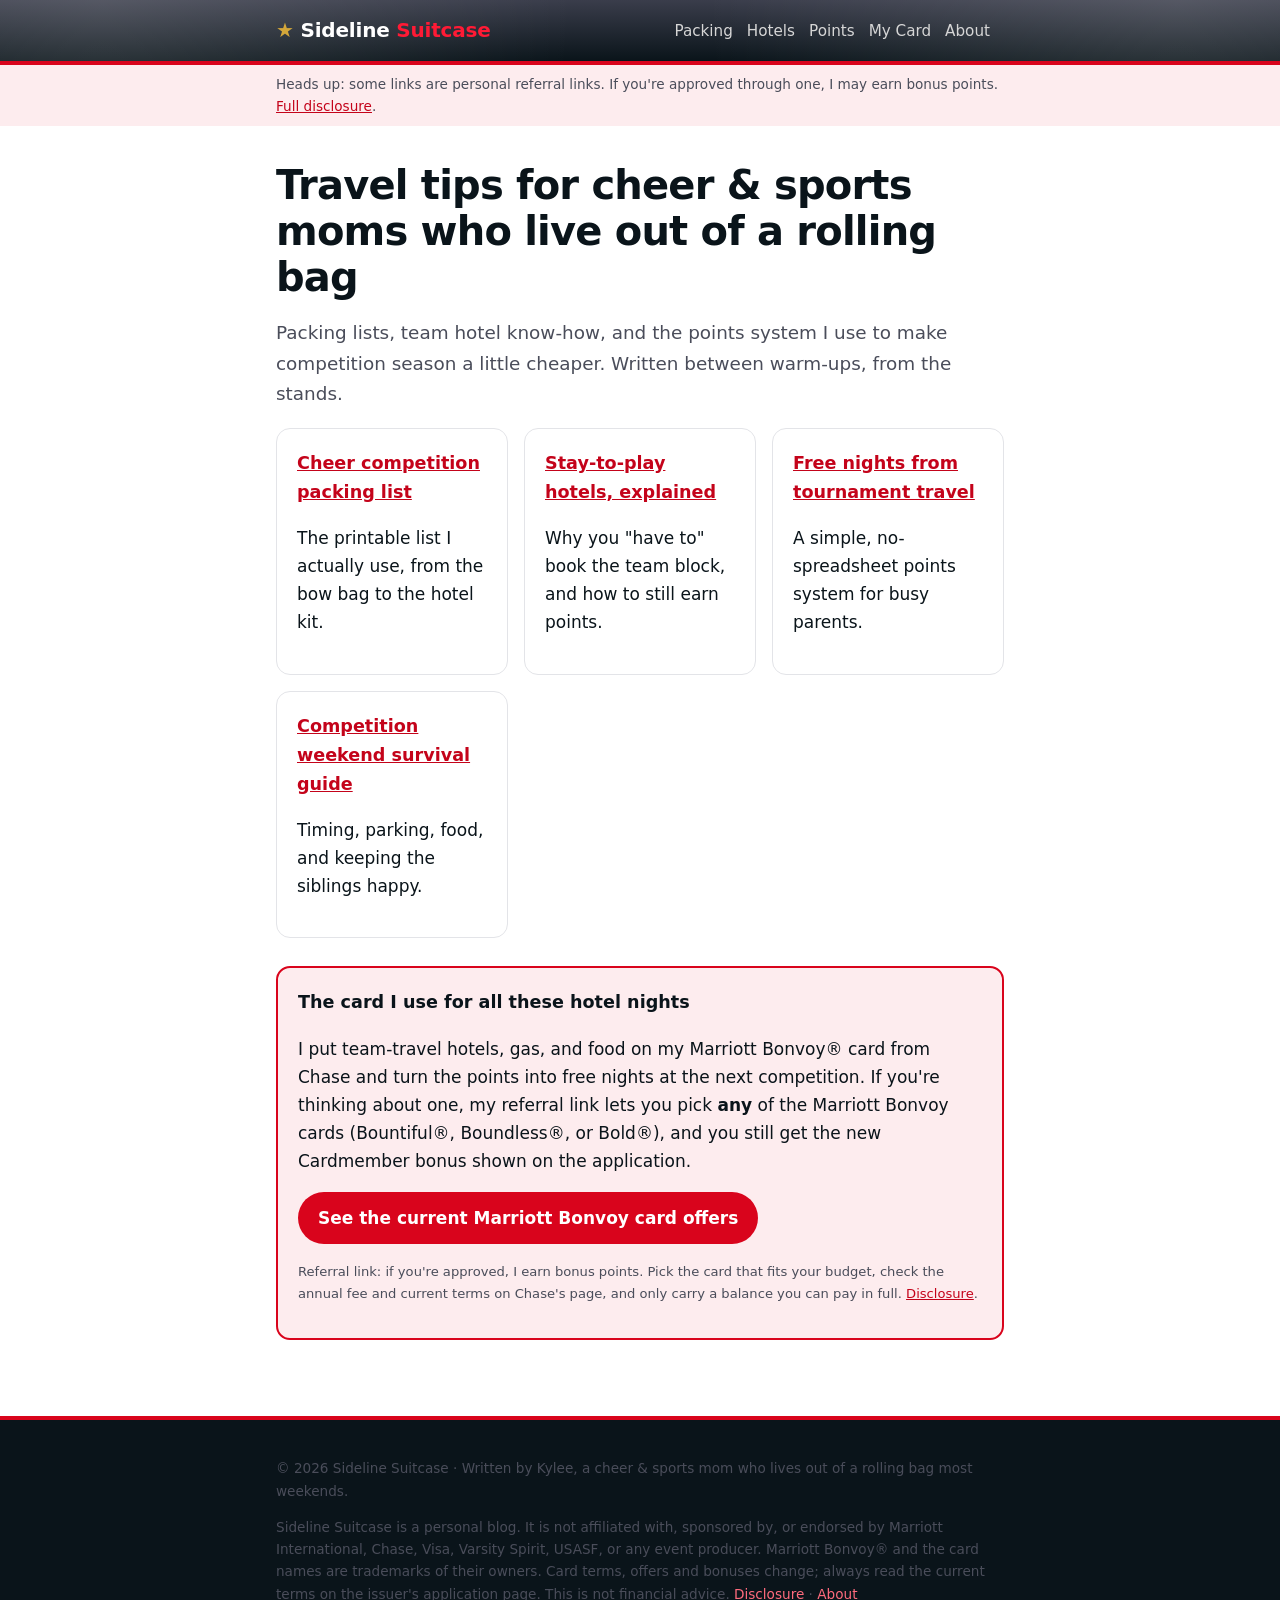
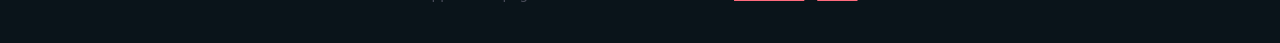
<file: sideline-suitcase/index.html>
<!doctype html>
<html lang="en">
<head>
<meta charset="utf-8">
<meta name="viewport" content="width=device-width,initial-scale=1">
<title>Sideline Suitcase: Travel Tips for Cheer & Sports Moms</title>
<meta name="description" content="Travel tips for cheer and sports moms: competition packing lists, stay-to-play hotel guides, and how to earn free hotel nights from tournament travel.">
<link rel="canonical" href="https://sidelinesuitcase.com/">
<meta property="og:type" content="article">
<meta property="og:title" content="Sideline Suitcase: Travel Tips for Cheer & Sports Moms">
<meta property="og:description" content="Travel tips for cheer and sports moms: competition packing lists, stay-to-play hotel guides, and how to earn free hotel nights from tournament travel.">
<meta property="og:url" content="https://sidelinesuitcase.com/">
<meta property="og:site_name" content="Sideline Suitcase">
<meta name="pinterest-rich-pin" content="true">
<link rel="stylesheet" href="assets/style.css">
<script type="application/ld+json">{
 "@context": "https://schema.org",
 "@type": "WebSite",
 "name": "Sideline Suitcase",
 "url": "https://sidelinesuitcase.com/"
}</script>
</head>
<body>
<header class="site"><div class="wrap">
<a class="logo" href="index.html">Sideline <span>Suitcase</span></a>
<nav><a href="articles/cheer-competition-packing-list.html">Packing</a><a href="articles/stay-to-play-hotel-guide.html">Hotels</a><a href="articles/points-for-tournament-travel.html">Points</a><a href="marriott-bonvoy-referral.html">My Card</a><a href="about.html">About</a></nav>
</div></header>
<div class="disclosure-bar"><div class="wrap">Heads up: some links are personal referral links. If you're approved through one, I may earn bonus points. <a href="disclosure.html">Full disclosure</a>.</div></div>
<main><div class="wrap">
<h1>Travel tips for cheer &amp; sports moms who live out of a rolling bag</h1>
<p class="lede">Packing lists, team hotel know-how, and the points system I use to make competition season a little cheaper. Written between warm-ups, from the stands.</p>

<div class="grid">
<div class="card"><h3><a href="articles/cheer-competition-packing-list.html">Cheer competition packing list</a></h3><p>The printable list I actually use, from the bow bag to the hotel kit.</p></div>
<div class="card"><h3><a href="articles/stay-to-play-hotel-guide.html">Stay-to-play hotels, explained</a></h3><p>Why you "have to" book the team block, and how to still earn points.</p></div>
<div class="card"><h3><a href="articles/points-for-tournament-travel.html">Free nights from tournament travel</a></h3><p>A simple, no-spreadsheet points system for busy parents.</p></div>
<div class="card"><h3><a href="articles/competition-weekend-survival.html">Competition weekend survival guide</a></h3><p>Timing, parking, food, and keeping the siblings happy.</p></div>
</div>

<aside class="cta">
<h3>The card I use for all these hotel nights</h3>
<p>I put team-travel hotels, gas, and food on my Marriott Bonvoy® card from Chase and turn the points into free nights at the next competition. If you're thinking about one, my referral link lets you pick <strong>any</strong> of the Marriott Bonvoy cards (Bountiful®, Boundless®, or Bold®), and you still get the new Cardmember bonus shown on the application.</p>
<p><a class="btn" href="go/marriott/" rel="sponsored nofollow">See the current Marriott Bonvoy card offers</a></p>
<p class="fine">Referral link: if you're approved, I earn bonus points. Pick the card that fits your budget, check the annual fee and current terms on Chase's page, and only carry a balance you can pay in full. <a href="disclosure.html">Disclosure</a>.</p>
</aside>

</div></main>
<footer class="site"><div class="wrap">
<p>© 2026 Sideline Suitcase · Written by Kylee, a cheer &amp; sports mom who lives out of a rolling bag most weekends.</p>
<p>Sideline Suitcase is a personal blog. It is not affiliated with, sponsored by, or endorsed by Marriott International, Chase, Visa, Varsity Spirit, USASF, or any event producer. Marriott Bonvoy® and the card names are trademarks of their owners. Card terms, offers and bonuses change; always read the current terms on the issuer's application page. This is not financial advice. <a href="disclosure.html">Disclosure</a> · <a href="about.html">About</a></p>
</div></footer>
</body>
</html>
</file>
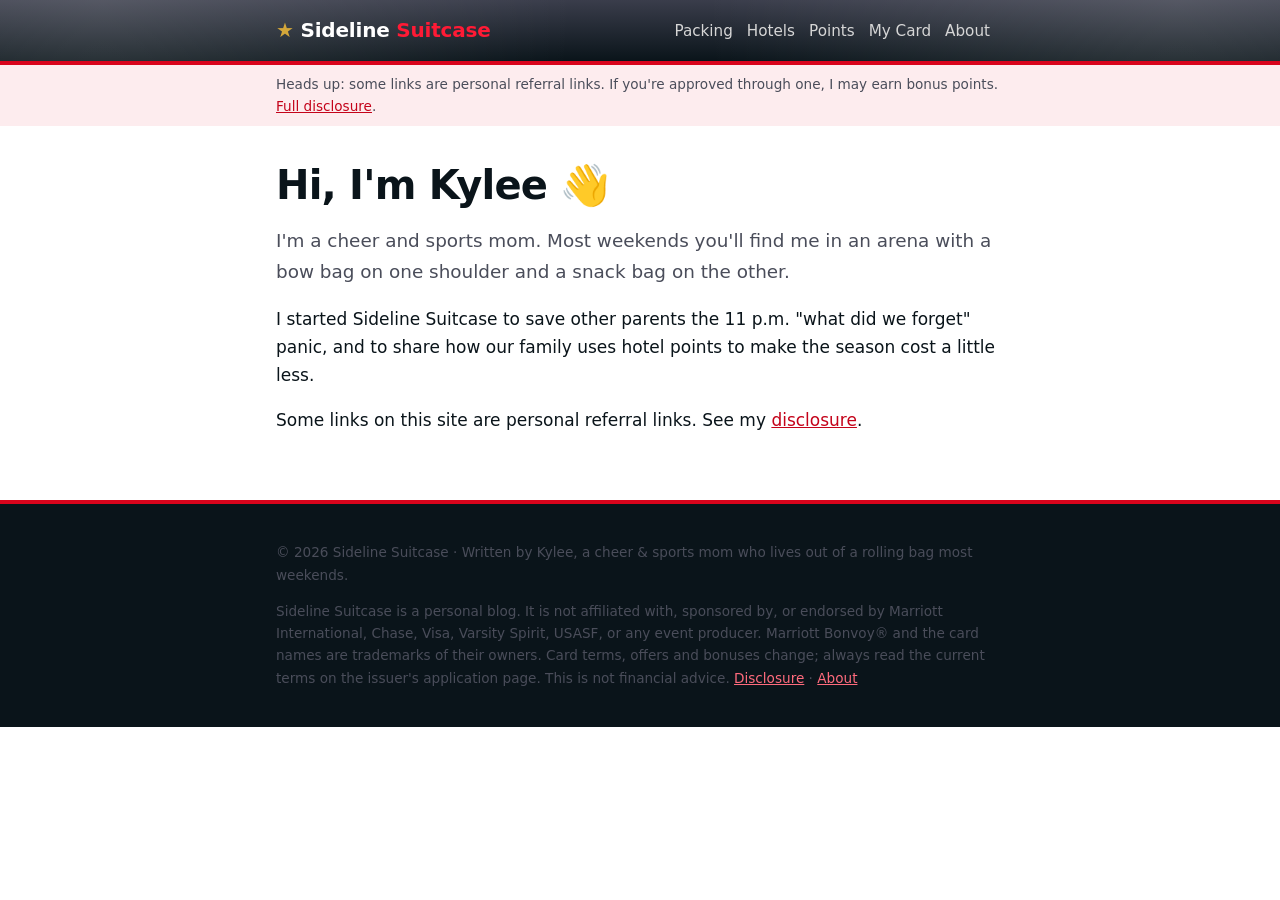
<file: sideline-suitcase/about.html>
<!doctype html>
<html lang="en">
<head>
<meta charset="utf-8">
<meta name="viewport" content="width=device-width,initial-scale=1">
<title>About Kylee | Sideline Suitcase</title>
<meta name="description" content="Meet Kylee, the cheer and sports mom behind Sideline Suitcase.">
<link rel="canonical" href="https://sidelinesuitcase.com/about.html">
<meta property="og:type" content="article">
<meta property="og:title" content="About Kylee | Sideline Suitcase">
<meta property="og:description" content="Meet Kylee, the cheer and sports mom behind Sideline Suitcase.">
<meta property="og:url" content="https://sidelinesuitcase.com/about.html">
<meta property="og:site_name" content="Sideline Suitcase">
<meta name="pinterest-rich-pin" content="true">
<link rel="stylesheet" href="assets/style.css">
<script type="application/ld+json">[
 {
  "@context": "https://schema.org",
  "@type": "WebSite",
  "name": "Sideline Suitcase",
  "url": "https://sidelinesuitcase.com/"
 },
 {
  "@context": "https://schema.org",
  "@type": "Person",
  "name": "Kylee",
  "url": "https://sidelinesuitcase.com/about.html",
  "description": "Cheer and sports mom, writer of Sideline Suitcase."
 }
]</script>
</head>
<body>
<header class="site"><div class="wrap">
<a class="logo" href="index.html">Sideline <span>Suitcase</span></a>
<nav><a href="articles/cheer-competition-packing-list.html">Packing</a><a href="articles/stay-to-play-hotel-guide.html">Hotels</a><a href="articles/points-for-tournament-travel.html">Points</a><a href="marriott-bonvoy-referral.html">My Card</a><a href="about.html">About</a></nav>
</div></header>
<div class="disclosure-bar"><div class="wrap">Heads up: some links are personal referral links. If you're approved through one, I may earn bonus points. <a href="disclosure.html">Full disclosure</a>.</div></div>
<main><div class="wrap">
<h1>Hi, I'm Kylee 👋</h1>
<p class="lede">I'm a cheer and sports mom. Most weekends you'll find me in an arena with a bow bag on one shoulder and a snack bag on the other.</p>
<p><!-- EDIT ME: add your real story: how many kids, what sports, your gym's region, favorite competition city, a photo. Real details are what make Pinterest and AI search trust a site. --></p>
<p>I started Sideline Suitcase to save other parents the 11 p.m. "what did we forget" panic, and to share how our family uses hotel points to make the season cost a little less.</p>
<p>Some links on this site are personal referral links. See my <a href="disclosure.html">disclosure</a>.</p>
</div></main>
<footer class="site"><div class="wrap">
<p>© 2026 Sideline Suitcase · Written by Kylee, a cheer &amp; sports mom who lives out of a rolling bag most weekends.</p>
<p>Sideline Suitcase is a personal blog. It is not affiliated with, sponsored by, or endorsed by Marriott International, Chase, Visa, Varsity Spirit, USASF, or any event producer. Marriott Bonvoy® and the card names are trademarks of their owners. Card terms, offers and bonuses change; always read the current terms on the issuer's application page. This is not financial advice. <a href="disclosure.html">Disclosure</a> · <a href="about.html">About</a></p>
</div></footer>
</body>
</html>
</file>
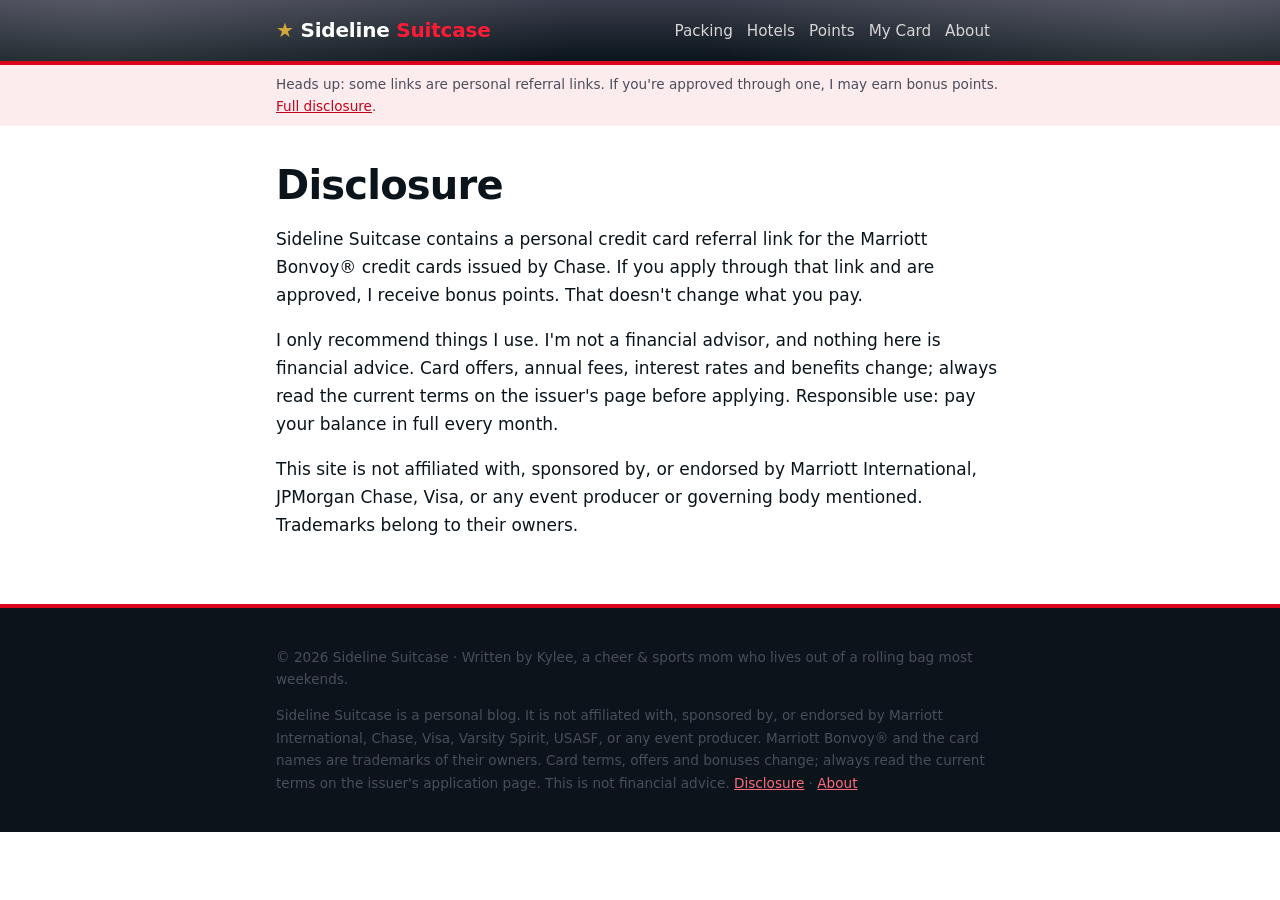
<file: sideline-suitcase/disclosure.html>
<!doctype html>
<html lang="en">
<head>
<meta charset="utf-8">
<meta name="viewport" content="width=device-width,initial-scale=1">
<title>Disclosure | Sideline Suitcase</title>
<meta name="description" content="Referral and advertising disclosure for Sideline Suitcase.">
<link rel="canonical" href="https://sidelinesuitcase.com/disclosure.html">
<meta property="og:type" content="article">
<meta property="og:title" content="Disclosure | Sideline Suitcase">
<meta property="og:description" content="Referral and advertising disclosure for Sideline Suitcase.">
<meta property="og:url" content="https://sidelinesuitcase.com/disclosure.html">
<meta property="og:site_name" content="Sideline Suitcase">
<meta name="pinterest-rich-pin" content="true">
<link rel="stylesheet" href="assets/style.css">
<script type="application/ld+json">{
 "@context": "https://schema.org",
 "@type": "WebSite",
 "name": "Sideline Suitcase",
 "url": "https://sidelinesuitcase.com/"
}</script>
</head>
<body>
<header class="site"><div class="wrap">
<a class="logo" href="index.html">Sideline <span>Suitcase</span></a>
<nav><a href="articles/cheer-competition-packing-list.html">Packing</a><a href="articles/stay-to-play-hotel-guide.html">Hotels</a><a href="articles/points-for-tournament-travel.html">Points</a><a href="marriott-bonvoy-referral.html">My Card</a><a href="about.html">About</a></nav>
</div></header>
<div class="disclosure-bar"><div class="wrap">Heads up: some links are personal referral links. If you're approved through one, I may earn bonus points. <a href="disclosure.html">Full disclosure</a>.</div></div>
<main><div class="wrap">
<h1>Disclosure</h1>
<p>Sideline Suitcase contains a personal credit card referral link for the Marriott Bonvoy® credit cards issued by Chase. If you apply through that link and are approved, I receive bonus points. That doesn't change what you pay.</p>
<p>I only recommend things I use. I'm not a financial advisor, and nothing here is financial advice. Card offers, annual fees, interest rates and benefits change; always read the current terms on the issuer's page before applying. Responsible use: pay your balance in full every month.</p>
<p>This site is not affiliated with, sponsored by, or endorsed by Marriott International, JPMorgan Chase, Visa, or any event producer or governing body mentioned. Trademarks belong to their owners.</p>
</div></main>
<footer class="site"><div class="wrap">
<p>© 2026 Sideline Suitcase · Written by Kylee, a cheer &amp; sports mom who lives out of a rolling bag most weekends.</p>
<p>Sideline Suitcase is a personal blog. It is not affiliated with, sponsored by, or endorsed by Marriott International, Chase, Visa, Varsity Spirit, USASF, or any event producer. Marriott Bonvoy® and the card names are trademarks of their owners. Card terms, offers and bonuses change; always read the current terms on the issuer's application page. This is not financial advice. <a href="disclosure.html">Disclosure</a> · <a href="about.html">About</a></p>
</div></footer>
</body>
</html>
</file>
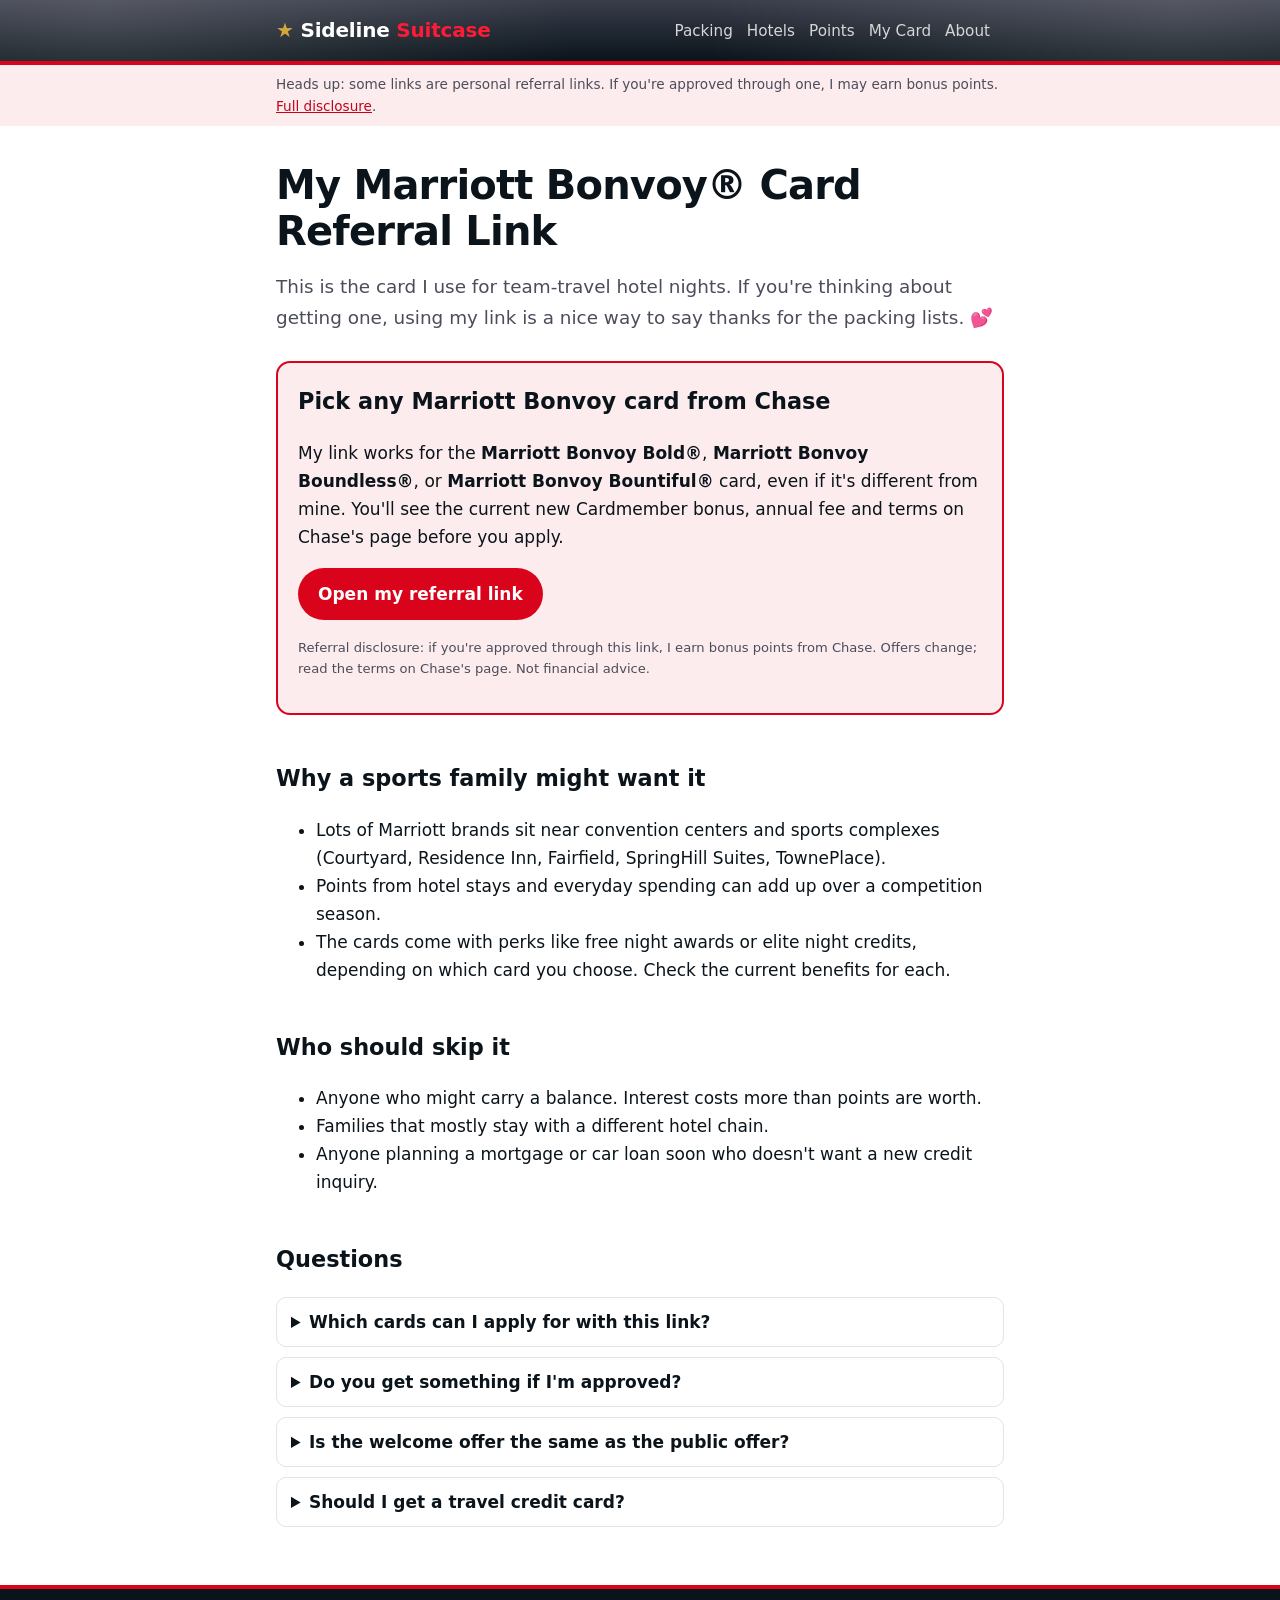
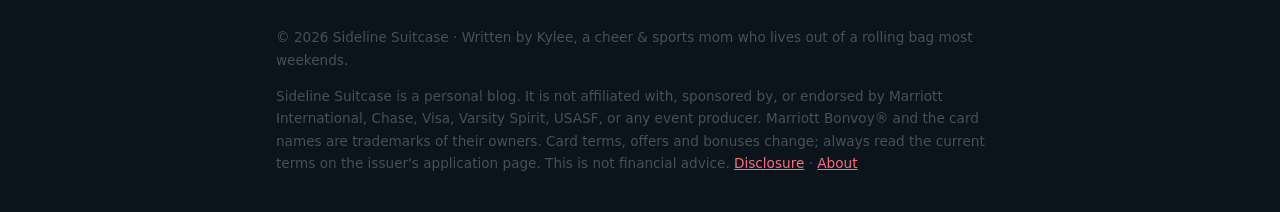
<file: sideline-suitcase/marriott-bonvoy-referral.html>
<!doctype html>
<html lang="en">
<head>
<meta charset="utf-8">
<meta name="viewport" content="width=device-width,initial-scale=1">
<title>Marriott Bonvoy Card Referral Link (Bold, Boundless, Bountiful) | Sideline Suitcase</title>
<meta name="description" content="A cheer mom's Marriott Bonvoy credit card referral link from Chase. Choose the Bold, Boundless or Bountiful card. Referral disclosure included.">
<link rel="canonical" href="https://sidelinesuitcase.com/marriott-bonvoy-referral.html">
<meta property="og:type" content="article">
<meta property="og:title" content="Marriott Bonvoy Card Referral Link (Bold, Boundless, Bountiful) | Sideline Suitcase">
<meta property="og:description" content="A cheer mom's Marriott Bonvoy credit card referral link from Chase. Choose the Bold, Boundless or Bountiful card. Referral disclosure included.">
<meta property="og:url" content="https://sidelinesuitcase.com/marriott-bonvoy-referral.html">
<meta property="og:site_name" content="Sideline Suitcase">
<meta name="pinterest-rich-pin" content="true">
<link rel="stylesheet" href="assets/style.css">
<script type="application/ld+json">[
 {
  "@context": "https://schema.org",
  "@type": "WebSite",
  "name": "Sideline Suitcase",
  "url": "https://sidelinesuitcase.com/"
 },
 {
  "@context": "https://schema.org",
  "@type": "FAQPage",
  "mainEntity": [
   {
    "@type": "Question",
    "name": "Which cards can I apply for with this link?",
    "acceptedAnswer": {
     "@type": "Answer",
     "text": "Any of the personal Marriott Bonvoy\u00ae credit cards from Chase available through the referral page: Marriott Bonvoy Bold\u00ae, Marriott Bonvoy Boundless\u00ae, or Marriott Bonvoy Bountiful\u00ae. It doesn't have to match my card."
    }
   },
   {
    "@type": "Question",
    "name": "Do you get something if I'm approved?",
    "acceptedAnswer": {
     "@type": "Answer",
     "text": "Yes. Chase gives me referral bonus points if you're approved through my link. You still get the new Cardmember bonus shown on the application, and you can choose whichever card fits you."
    }
   },
   {
    "@type": "Question",
    "name": "Is the welcome offer the same as the public offer?",
    "acceptedAnswer": {
     "@type": "Answer",
     "text": "Not always. Referral offers and public offers can differ and change over time. Compare the offer on the referral page with Chase's public page before you apply, and pick the better one for you, even if it isn't mine."
    }
   },
   {
    "@type": "Question",
    "name": "Should I get a travel credit card?",
    "acceptedAnswer": {
     "@type": "Answer",
     "text": "Only if you'll pay it off in full every month and you'll actually use the hotel program. Check the annual fee, interest rate and terms on Chase's application page."
    }
   }
  ]
 }
]</script>
</head>
<body>
<header class="site"><div class="wrap">
<a class="logo" href="index.html">Sideline <span>Suitcase</span></a>
<nav><a href="articles/cheer-competition-packing-list.html">Packing</a><a href="articles/stay-to-play-hotel-guide.html">Hotels</a><a href="articles/points-for-tournament-travel.html">Points</a><a href="marriott-bonvoy-referral.html">My Card</a><a href="about.html">About</a></nav>
</div></header>
<div class="disclosure-bar"><div class="wrap">Heads up: some links are personal referral links. If you're approved through one, I may earn bonus points. <a href="disclosure.html">Full disclosure</a>.</div></div>
<main><div class="wrap">
<h1>My Marriott Bonvoy® Card Referral Link</h1>
<p class="lede">This is the card I use for team-travel hotel nights. If you're thinking about getting one, using my link is a nice way to say thanks for the packing lists. 💕</p>

<div class="cta">
<h2>Pick any Marriott Bonvoy card from Chase</h2>
<p>My link works for the <strong>Marriott Bonvoy Bold®</strong>, <strong>Marriott Bonvoy Boundless®</strong>, or <strong>Marriott Bonvoy Bountiful®</strong> card, even if it's different from mine. You'll see the current new Cardmember bonus, annual fee and terms on Chase's page before you apply.</p>
<p><a class="btn" href="go/marriott/" rel="sponsored nofollow">Open my referral link</a></p>
<p class="fine">Referral disclosure: if you're approved through this link, I earn bonus points from Chase. Offers change; read the terms on Chase's page. Not financial advice.</p>
</div>

<h2>Why a sports family might want it</h2>
<ul>
<li>Lots of Marriott brands sit near convention centers and sports complexes (Courtyard, Residence Inn, Fairfield, SpringHill Suites, TownePlace).</li>
<li>Points from hotel stays and everyday spending can add up over a competition season.</li>
<li>The cards come with perks like free night awards or elite night credits, depending on which card you choose. Check the current benefits for each.</li>
</ul>

<h2>Who should skip it</h2>
<ul>
<li>Anyone who might carry a balance. Interest costs more than points are worth.</li>
<li>Families that mostly stay with a different hotel chain.</li>
<li>Anyone planning a mortgage or car loan soon who doesn't want a new credit inquiry.</li>
</ul>

<h2>Questions</h2>
<details><summary>Which cards can I apply for with this link?</summary><p>Any of the personal Marriott Bonvoy® credit cards from Chase available through the referral page: Marriott Bonvoy Bold®, Marriott Bonvoy Boundless®, or Marriott Bonvoy Bountiful®. It doesn't have to match my card.</p></details><details><summary>Do you get something if I'm approved?</summary><p>Yes. Chase gives me referral bonus points if you're approved through my link. You still get the new Cardmember bonus shown on the application, and you can choose whichever card fits you.</p></details><details><summary>Is the welcome offer the same as the public offer?</summary><p>Not always. Referral offers and public offers can differ and change over time. Compare the offer on the referral page with Chase's public page before you apply, and pick the better one for you, even if it isn't mine.</p></details><details><summary>Should I get a travel credit card?</summary><p>Only if you'll pay it off in full every month and you'll actually use the hotel program. Check the annual fee, interest rate and terms on Chase's application page.</p></details>

</div></main>
<footer class="site"><div class="wrap">
<p>© 2026 Sideline Suitcase · Written by Kylee, a cheer &amp; sports mom who lives out of a rolling bag most weekends.</p>
<p>Sideline Suitcase is a personal blog. It is not affiliated with, sponsored by, or endorsed by Marriott International, Chase, Visa, Varsity Spirit, USASF, or any event producer. Marriott Bonvoy® and the card names are trademarks of their owners. Card terms, offers and bonuses change; always read the current terms on the issuer's application page. This is not financial advice. <a href="disclosure.html">Disclosure</a> · <a href="about.html">About</a></p>
</div></footer>
</body>
</html>
</file>
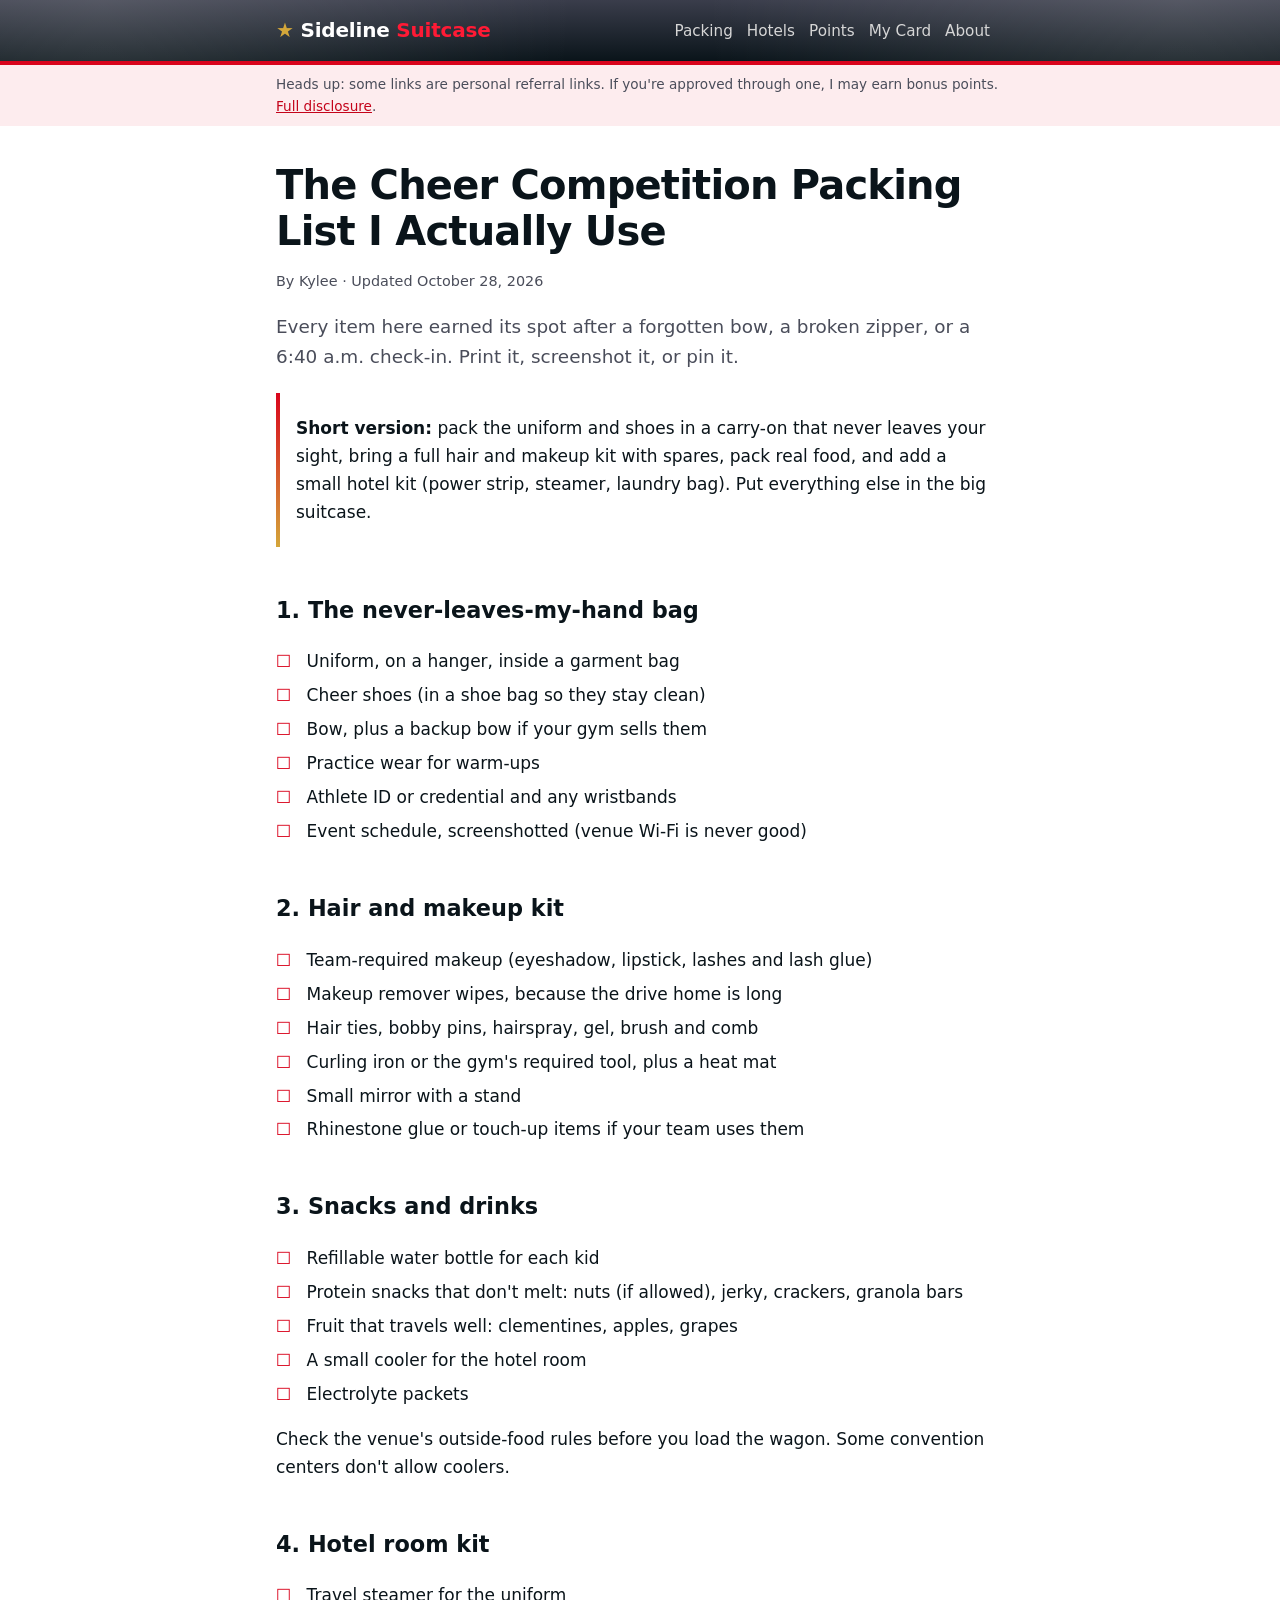
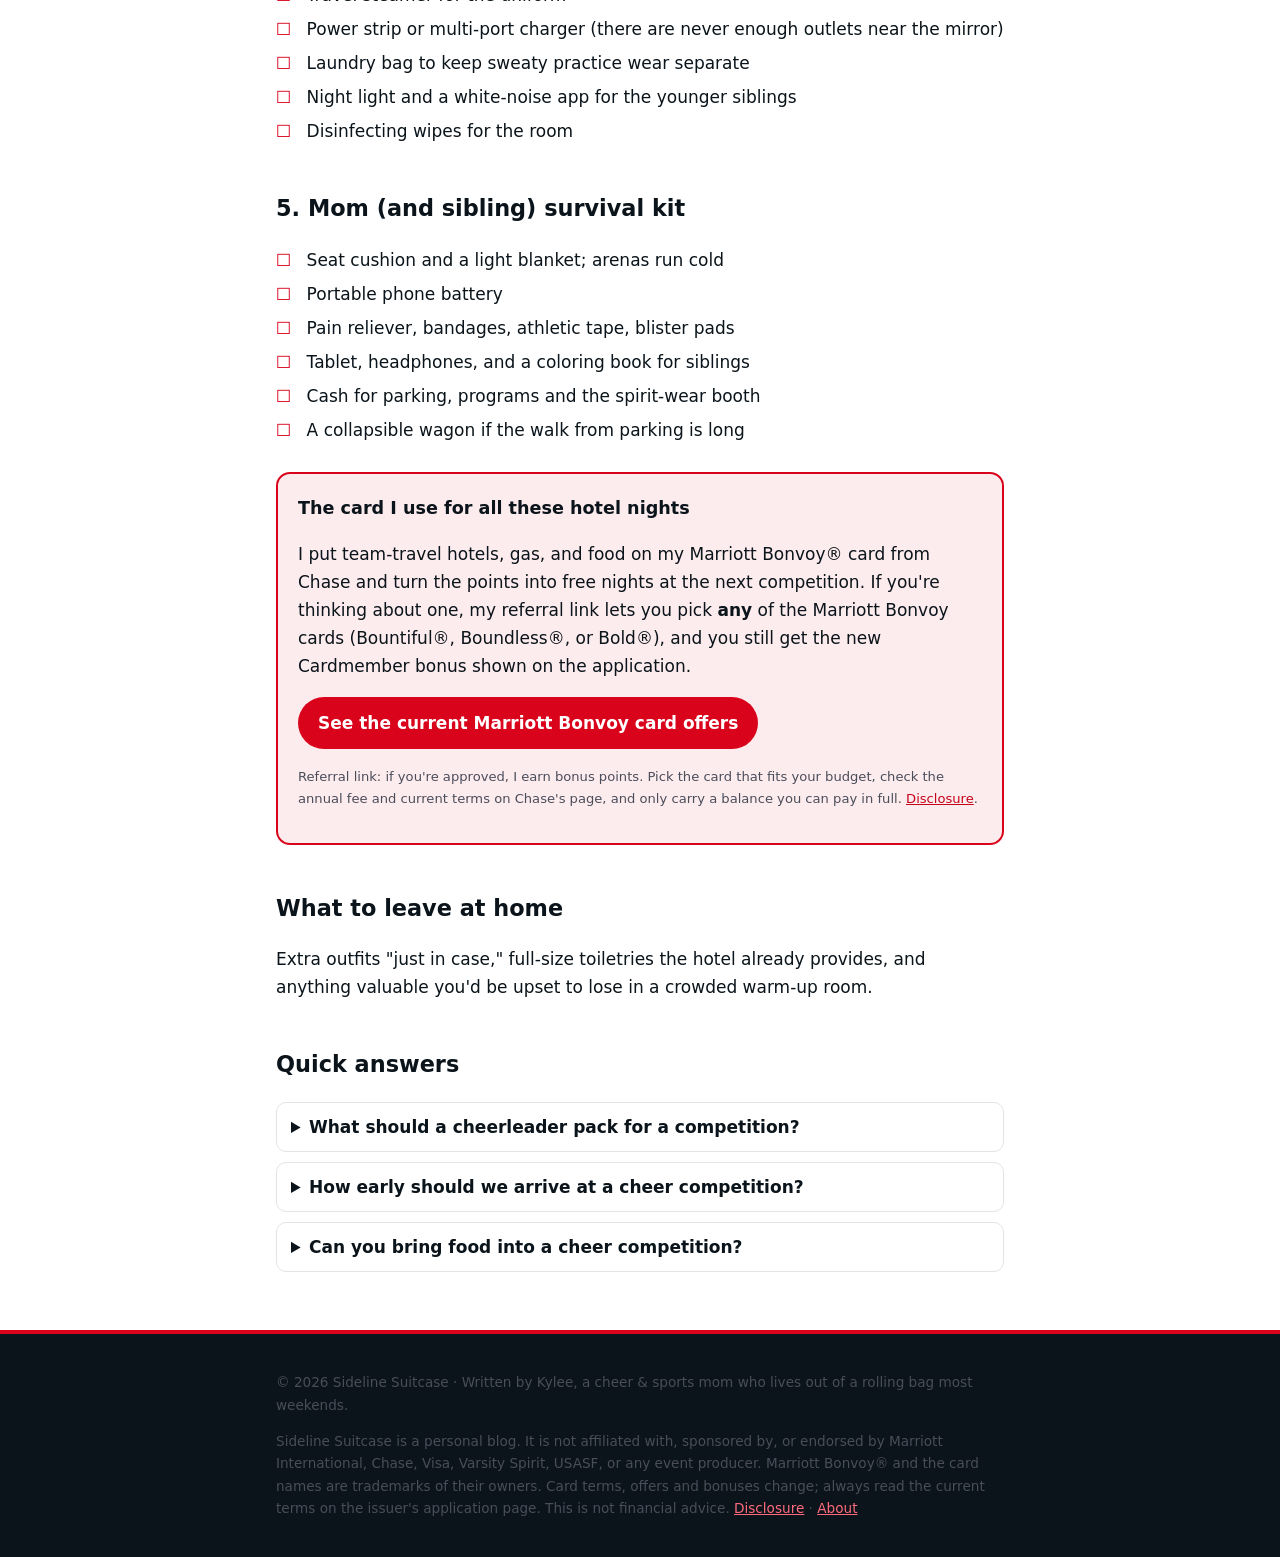
<file: sideline-suitcase/articles/cheer-competition-packing-list.html>
<!doctype html>
<html lang="en">
<head>
<meta charset="utf-8">
<meta name="viewport" content="width=device-width,initial-scale=1">
<title>Cheer Competition Packing List (Printable) | Sideline Suitcase</title>
<meta name="description" content="The cheer mom packing list for competition weekend: uniform bag, hair and makeup kit, snacks, hotel gear, and what to leave home.">
<link rel="canonical" href="https://sidelinesuitcase.com/articles/cheer-competition-packing-list.html">
<meta property="og:type" content="article">
<meta property="og:title" content="Cheer Competition Packing List (Printable) | Sideline Suitcase">
<meta property="og:description" content="The cheer mom packing list for competition weekend: uniform bag, hair and makeup kit, snacks, hotel gear, and what to leave home.">
<meta property="og:url" content="https://sidelinesuitcase.com/articles/cheer-competition-packing-list.html">
<meta property="og:site_name" content="Sideline Suitcase">
<meta name="pinterest-rich-pin" content="true">
<link rel="stylesheet" href="../assets/style.css">
<script type="application/ld+json">[
 {
  "@context": "https://schema.org",
  "@type": "WebSite",
  "name": "Sideline Suitcase",
  "url": "https://sidelinesuitcase.com/"
 },
 {
  "@context": "https://schema.org",
  "@graph": [
   {
    "@type": "Article",
    "headline": "The Cheer Competition Packing List I Actually Use",
    "description": "The cheer mom packing list for competition weekend: uniform bag, hair and makeup kit, snacks, hotel gear, and what to leave home.",
    "datePublished": "2026-10-28",
    "dateModified": "2026-10-28",
    "author": {
     "@type": "Person",
     "name": "Kylee",
     "url": "https://sidelinesuitcase.com/about.html"
    },
    "publisher": {
     "@type": "Organization",
     "name": "Sideline Suitcase"
    },
    "mainEntityOfPage": "https://sidelinesuitcase.com/articles/cheer-competition-packing-list.html"
   },
   {
    "@type": "FAQPage",
    "mainEntity": [
     {
      "@type": "Question",
      "name": "What should a cheerleader pack for a competition?",
      "acceptedAnswer": {
       "@type": "Answer",
       "text": "The uniform, shoes and bow in a carry-on bag that stays with you; a full hair and makeup kit with spare bobby pins and lash glue; refillable water and non-melting snacks; practice wear; and any athlete credentials. Add a steamer and power strip for the hotel."
      }
     },
     {
      "@type": "Question",
      "name": "How early should we arrive at a cheer competition?",
      "acceptedAnswer": {
       "@type": "Answer",
       "text": "Follow your gym's report time, and add time for parking, security lines and walking from the garage. At large events, parking alone can take a long time on the morning of the first day."
      }
     },
     {
      "@type": "Question",
      "name": "Can you bring food into a cheer competition?",
      "acceptedAnswer": {
       "@type": "Answer",
       "text": "It depends on the venue. Many allow sealed snacks and empty water bottles but not coolers. Check the event's spectator information page before you go."
      }
     }
    ]
   }
  ]
 }
]</script>
</head>
<body>
<header class="site"><div class="wrap">
<a class="logo" href="../index.html">Sideline <span>Suitcase</span></a>
<nav><a href="../articles/cheer-competition-packing-list.html">Packing</a><a href="../articles/stay-to-play-hotel-guide.html">Hotels</a><a href="../articles/points-for-tournament-travel.html">Points</a><a href="../marriott-bonvoy-referral.html">My Card</a><a href="../about.html">About</a></nav>
</div></header>
<div class="disclosure-bar"><div class="wrap">Heads up: some links are personal referral links. If you're approved through one, I may earn bonus points. <a href="../disclosure.html">Full disclosure</a>.</div></div>
<main><div class="wrap">
<article>
<h1>The Cheer Competition Packing List I Actually Use</h1>
<p class="byline">By Kylee · Updated October 28, 2026</p>
<p class="lede">Every item here earned its spot after a forgotten bow, a broken zipper, or a 6:40 a.m. check-in. Print it, screenshot it, or pin it.</p>
<div class="tldr"><p><strong>Short version:</strong> pack the uniform and shoes in a carry-on that never leaves your sight, bring a full hair and makeup kit with spares, pack real food, and add a small hotel kit (power strip, steamer, laundry bag). Put everything else in the big suitcase.</p></div>

<h2>1. The never-leaves-my-hand bag</h2>
<ul class="check">
<li>Uniform, on a hanger, inside a garment bag</li>
<li>Cheer shoes (in a shoe bag so they stay clean)</li>
<li>Bow, plus a backup bow if your gym sells them</li>
<li>Practice wear for warm-ups</li>
<li>Athlete ID or credential and any wristbands</li>
<li>Event schedule, screenshotted (venue Wi-Fi is never good)</li>
</ul>

<h2>2. Hair and makeup kit</h2>
<ul class="check">
<li>Team-required makeup (eyeshadow, lipstick, lashes and lash glue)</li>
<li>Makeup remover wipes, because the drive home is long</li>
<li>Hair ties, bobby pins, hairspray, gel, brush and comb</li>
<li>Curling iron or the gym's required tool, plus a heat mat</li>
<li>Small mirror with a stand</li>
<li>Rhinestone glue or touch-up items if your team uses them</li>
</ul>

<h2>3. Snacks and drinks</h2>
<ul class="check">
<li>Refillable water bottle for each kid</li>
<li>Protein snacks that don't melt: nuts (if allowed), jerky, crackers, granola bars</li>
<li>Fruit that travels well: clementines, apples, grapes</li>
<li>A small cooler for the hotel room</li>
<li>Electrolyte packets</li>
</ul>
<p>Check the venue's outside-food rules before you load the wagon. Some convention centers don't allow coolers.</p>

<h2>4. Hotel room kit</h2>
<ul class="check">
<li>Travel steamer for the uniform</li>
<li>Power strip or multi-port charger (there are never enough outlets near the mirror)</li>
<li>Laundry bag to keep sweaty practice wear separate</li>
<li>Night light and a white-noise app for the younger siblings</li>
<li>Disinfecting wipes for the room</li>
</ul>

<h2>5. Mom (and sibling) survival kit</h2>
<ul class="check">
<li>Seat cushion and a light blanket; arenas run cold</li>
<li>Portable phone battery</li>
<li>Pain reliever, bandages, athletic tape, blister pads</li>
<li>Tablet, headphones, and a coloring book for siblings</li>
<li>Cash for parking, programs and the spirit-wear booth</li>
<li>A collapsible wagon if the walk from parking is long</li>
</ul>

<aside class="cta">
<h3>The card I use for all these hotel nights</h3>
<p>I put team-travel hotels, gas, and food on my Marriott Bonvoy® card from Chase and turn the points into free nights at the next competition. If you're thinking about one, my referral link lets you pick <strong>any</strong> of the Marriott Bonvoy cards (Bountiful®, Boundless®, or Bold®), and you still get the new Cardmember bonus shown on the application.</p>
<p><a class="btn" href="../go/marriott/" rel="sponsored nofollow">See the current Marriott Bonvoy card offers</a></p>
<p class="fine">Referral link: if you're approved, I earn bonus points. Pick the card that fits your budget, check the annual fee and current terms on Chase's page, and only carry a balance you can pay in full. <a href="../disclosure.html">Disclosure</a>.</p>
</aside>

<h2>What to leave at home</h2>
<p>Extra outfits "just in case," full-size toiletries the hotel already provides, and anything valuable you'd be upset to lose in a crowded warm-up room.</p>

<h2>Quick answers</h2>
<details><summary>What should a cheerleader pack for a competition?</summary><p>The uniform, shoes and bow in a carry-on bag that stays with you; a full hair and makeup kit with spare bobby pins and lash glue; refillable water and non-melting snacks; practice wear; and any athlete credentials. Add a steamer and power strip for the hotel.</p></details><details><summary>How early should we arrive at a cheer competition?</summary><p>Follow your gym's report time, and add time for parking, security lines and walking from the garage. At large events, parking alone can take a long time on the morning of the first day.</p></details><details><summary>Can you bring food into a cheer competition?</summary><p>It depends on the venue. Many allow sealed snacks and empty water bottles but not coolers. Check the event's spectator information page before you go.</p></details>
</article>
</div></main>
<footer class="site"><div class="wrap">
<p>© 2026 Sideline Suitcase · Written by Kylee, a cheer &amp; sports mom who lives out of a rolling bag most weekends.</p>
<p>Sideline Suitcase is a personal blog. It is not affiliated with, sponsored by, or endorsed by Marriott International, Chase, Visa, Varsity Spirit, USASF, or any event producer. Marriott Bonvoy® and the card names are trademarks of their owners. Card terms, offers and bonuses change; always read the current terms on the issuer's application page. This is not financial advice. <a href="../disclosure.html">Disclosure</a> · <a href="../about.html">About</a></p>
</div></footer>
</body>
</html>
</file>
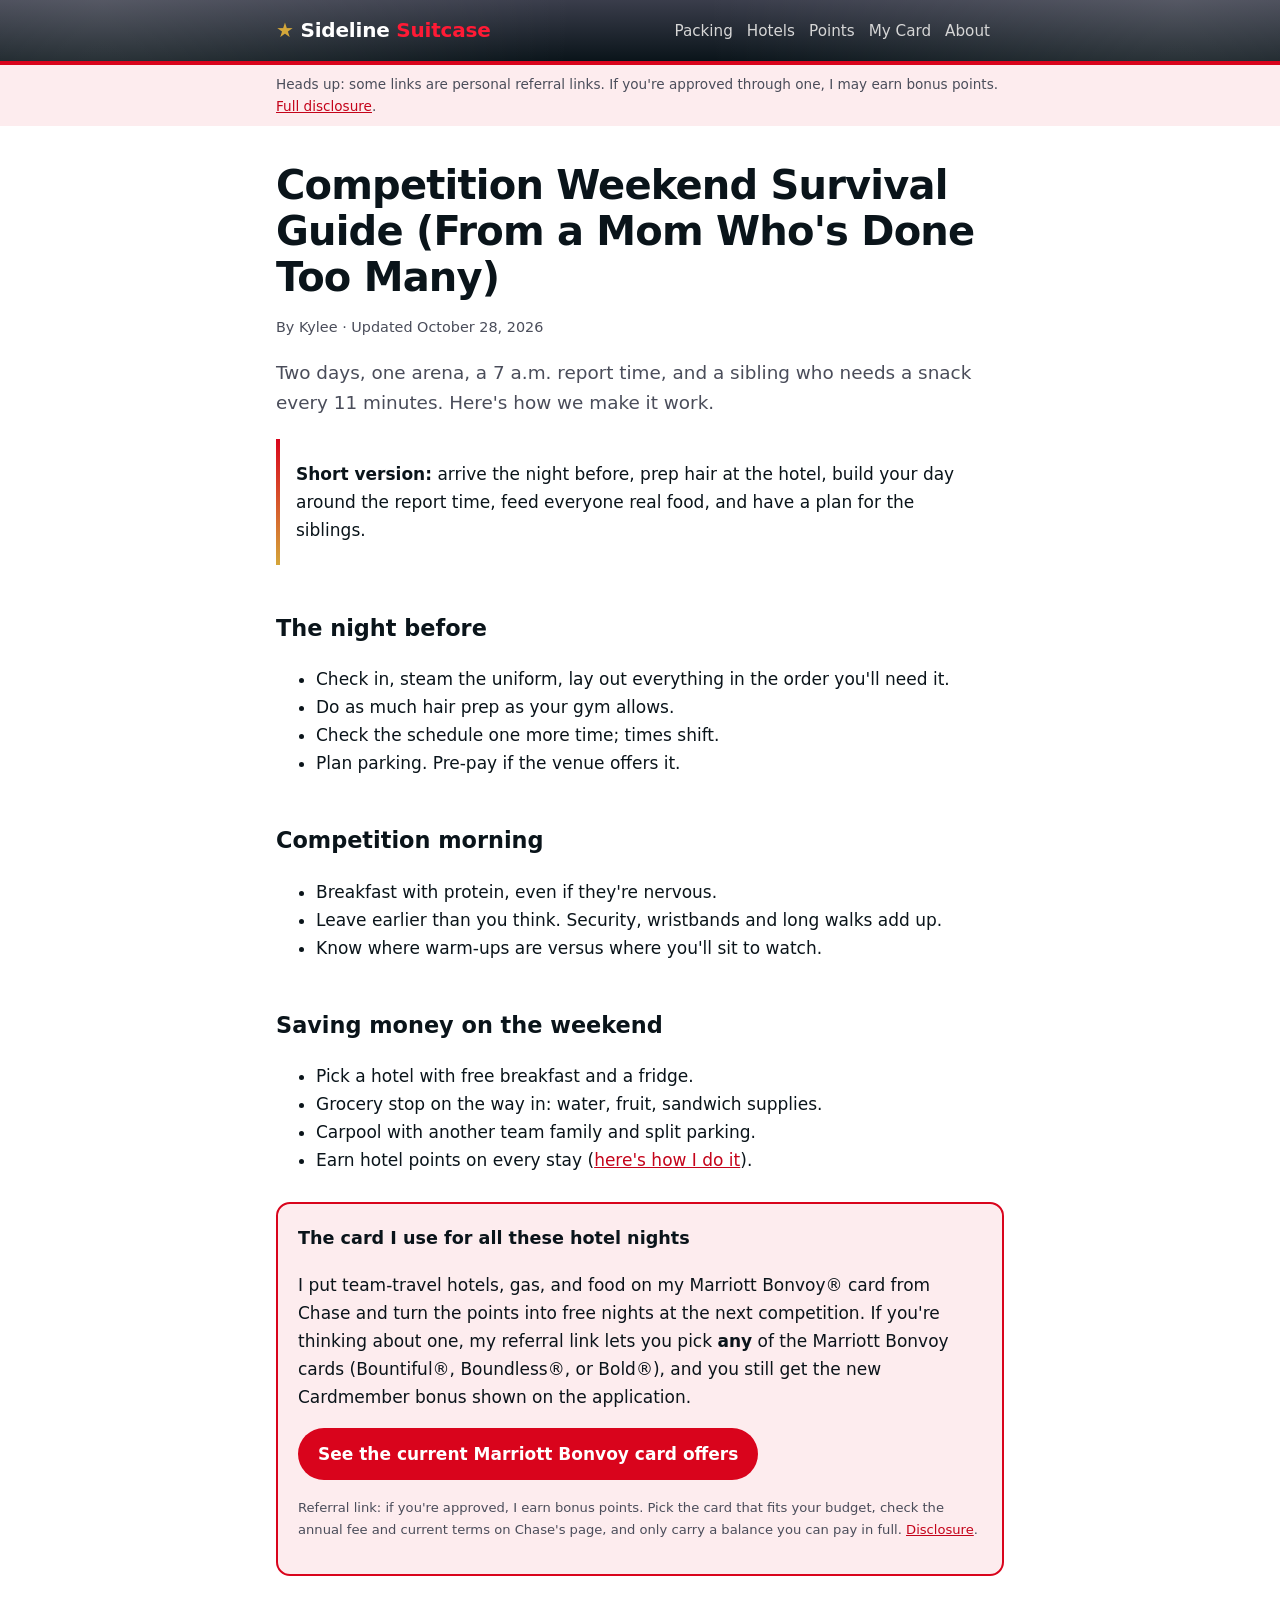
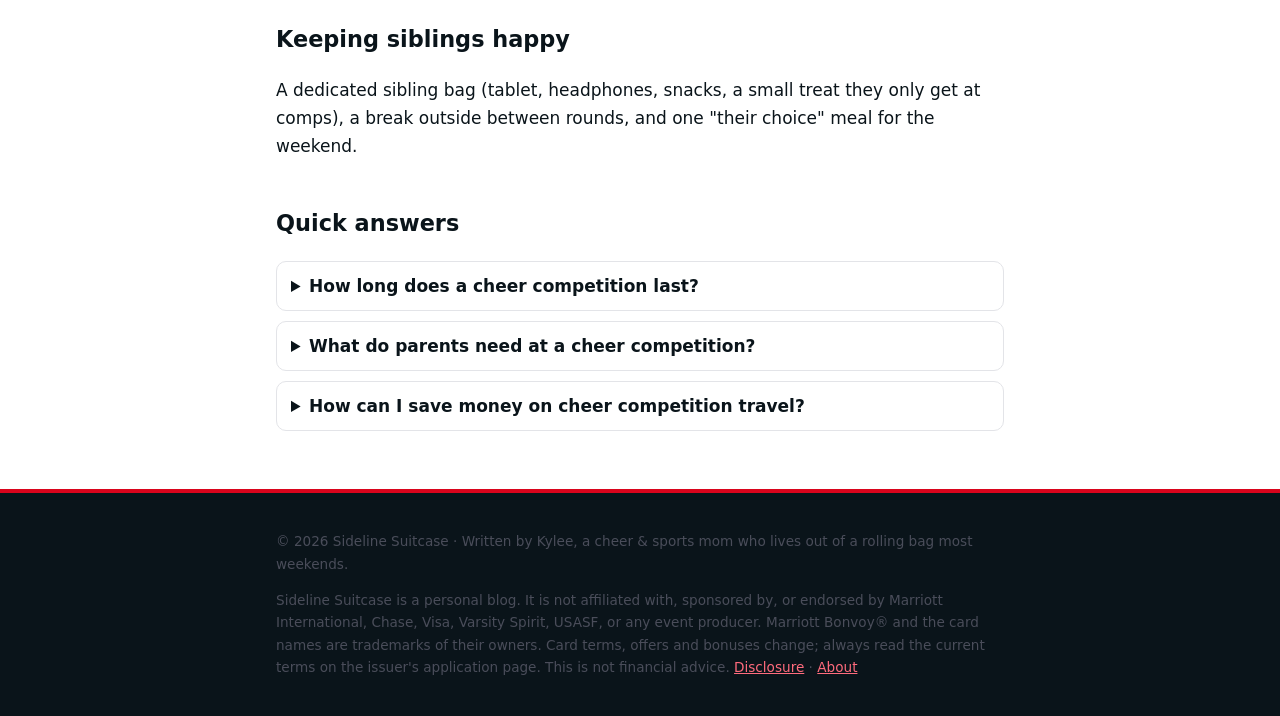
<file: sideline-suitcase/articles/competition-weekend-survival.html>
<!doctype html>
<html lang="en">
<head>
<meta charset="utf-8">
<meta name="viewport" content="width=device-width,initial-scale=1">
<title>Cheer Competition Weekend Survival Guide for Moms | Sideline Suitcase</title>
<meta name="description" content="Real-world tips for surviving a cheer or sports competition weekend: timing, parking, food, siblings, and saving money on the hotel.">
<link rel="canonical" href="https://sidelinesuitcase.com/articles/competition-weekend-survival.html">
<meta property="og:type" content="article">
<meta property="og:title" content="Cheer Competition Weekend Survival Guide for Moms | Sideline Suitcase">
<meta property="og:description" content="Real-world tips for surviving a cheer or sports competition weekend: timing, parking, food, siblings, and saving money on the hotel.">
<meta property="og:url" content="https://sidelinesuitcase.com/articles/competition-weekend-survival.html">
<meta property="og:site_name" content="Sideline Suitcase">
<meta name="pinterest-rich-pin" content="true">
<link rel="stylesheet" href="../assets/style.css">
<script type="application/ld+json">[
 {
  "@context": "https://schema.org",
  "@type": "WebSite",
  "name": "Sideline Suitcase",
  "url": "https://sidelinesuitcase.com/"
 },
 {
  "@context": "https://schema.org",
  "@graph": [
   {
    "@type": "Article",
    "headline": "Competition Weekend Survival Guide (From a Mom Who's Done Too Many)",
    "description": "Real-world tips for surviving a cheer or sports competition weekend: timing, parking, food, siblings, and saving money on the hotel.",
    "datePublished": "2026-10-28",
    "dateModified": "2026-10-28",
    "author": {
     "@type": "Person",
     "name": "Kylee",
     "url": "https://sidelinesuitcase.com/about.html"
    },
    "publisher": {
     "@type": "Organization",
     "name": "Sideline Suitcase"
    },
    "mainEntityOfPage": "https://sidelinesuitcase.com/articles/competition-weekend-survival.html"
   },
   {
    "@type": "FAQPage",
    "mainEntity": [
     {
      "@type": "Question",
      "name": "How long does a cheer competition last?",
      "acceptedAnswer": {
       "@type": "Answer",
       "text": "Most all-star competitions run one or two days. Your athlete's team usually performs once per day, but report time, warm-ups and awards can take up most of a day."
      }
     },
     {
      "@type": "Question",
      "name": "What do parents need at a cheer competition?",
      "acceptedAnswer": {
       "@type": "Answer",
       "text": "A spectator wristband or ticket, a seat cushion, a light jacket, a phone battery, water and snacks if allowed, cash for parking, and patience for crowds."
      }
     },
     {
      "@type": "Question",
      "name": "How can I save money on cheer competition travel?",
      "acceptedAnswer": {
       "@type": "Answer",
       "text": "Book a hotel with free breakfast and a fridge, grocery shop on arrival, carpool with team families, and earn hotel points on each stay that you can use on a future trip."
      }
     }
    ]
   }
  ]
 }
]</script>
</head>
<body>
<header class="site"><div class="wrap">
<a class="logo" href="../index.html">Sideline <span>Suitcase</span></a>
<nav><a href="../articles/cheer-competition-packing-list.html">Packing</a><a href="../articles/stay-to-play-hotel-guide.html">Hotels</a><a href="../articles/points-for-tournament-travel.html">Points</a><a href="../marriott-bonvoy-referral.html">My Card</a><a href="../about.html">About</a></nav>
</div></header>
<div class="disclosure-bar"><div class="wrap">Heads up: some links are personal referral links. If you're approved through one, I may earn bonus points. <a href="../disclosure.html">Full disclosure</a>.</div></div>
<main><div class="wrap">
<article>
<h1>Competition Weekend Survival Guide (From a Mom Who's Done Too Many)</h1>
<p class="byline">By Kylee · Updated October 28, 2026</p>
<p class="lede">Two days, one arena, a 7 a.m. report time, and a sibling who needs a snack every 11 minutes. Here's how we make it work.</p>
<div class="tldr"><p><strong>Short version:</strong> arrive the night before, prep hair at the hotel, build your day around the report time, feed everyone real food, and have a plan for the siblings.</p></div>

<h2>The night before</h2>
<ul>
<li>Check in, steam the uniform, lay out everything in the order you'll need it.</li>
<li>Do as much hair prep as your gym allows.</li>
<li>Check the schedule one more time; times shift.</li>
<li>Plan parking. Pre-pay if the venue offers it.</li>
</ul>

<h2>Competition morning</h2>
<ul>
<li>Breakfast with protein, even if they're nervous.</li>
<li>Leave earlier than you think. Security, wristbands and long walks add up.</li>
<li>Know where warm-ups are versus where you'll sit to watch.</li>
</ul>

<h2>Saving money on the weekend</h2>
<ul>
<li>Pick a hotel with free breakfast and a fridge.</li>
<li>Grocery stop on the way in: water, fruit, sandwich supplies.</li>
<li>Carpool with another team family and split parking.</li>
<li>Earn hotel points on every stay (<a href="points-for-tournament-travel.html">here's how I do it</a>).</li>
</ul>

<aside class="cta">
<h3>The card I use for all these hotel nights</h3>
<p>I put team-travel hotels, gas, and food on my Marriott Bonvoy® card from Chase and turn the points into free nights at the next competition. If you're thinking about one, my referral link lets you pick <strong>any</strong> of the Marriott Bonvoy cards (Bountiful®, Boundless®, or Bold®), and you still get the new Cardmember bonus shown on the application.</p>
<p><a class="btn" href="../go/marriott/" rel="sponsored nofollow">See the current Marriott Bonvoy card offers</a></p>
<p class="fine">Referral link: if you're approved, I earn bonus points. Pick the card that fits your budget, check the annual fee and current terms on Chase's page, and only carry a balance you can pay in full. <a href="../disclosure.html">Disclosure</a>.</p>
</aside>

<h2>Keeping siblings happy</h2>
<p>A dedicated sibling bag (tablet, headphones, snacks, a small treat they only get at comps), a break outside between rounds, and one "their choice" meal for the weekend.</p>

<h2>Quick answers</h2>
<details><summary>How long does a cheer competition last?</summary><p>Most all-star competitions run one or two days. Your athlete's team usually performs once per day, but report time, warm-ups and awards can take up most of a day.</p></details><details><summary>What do parents need at a cheer competition?</summary><p>A spectator wristband or ticket, a seat cushion, a light jacket, a phone battery, water and snacks if allowed, cash for parking, and patience for crowds.</p></details><details><summary>How can I save money on cheer competition travel?</summary><p>Book a hotel with free breakfast and a fridge, grocery shop on arrival, carpool with team families, and earn hotel points on each stay that you can use on a future trip.</p></details>
</article>
</div></main>
<footer class="site"><div class="wrap">
<p>© 2026 Sideline Suitcase · Written by Kylee, a cheer &amp; sports mom who lives out of a rolling bag most weekends.</p>
<p>Sideline Suitcase is a personal blog. It is not affiliated with, sponsored by, or endorsed by Marriott International, Chase, Visa, Varsity Spirit, USASF, or any event producer. Marriott Bonvoy® and the card names are trademarks of their owners. Card terms, offers and bonuses change; always read the current terms on the issuer's application page. This is not financial advice. <a href="../disclosure.html">Disclosure</a> · <a href="../about.html">About</a></p>
</div></footer>
</body>
</html>
</file>
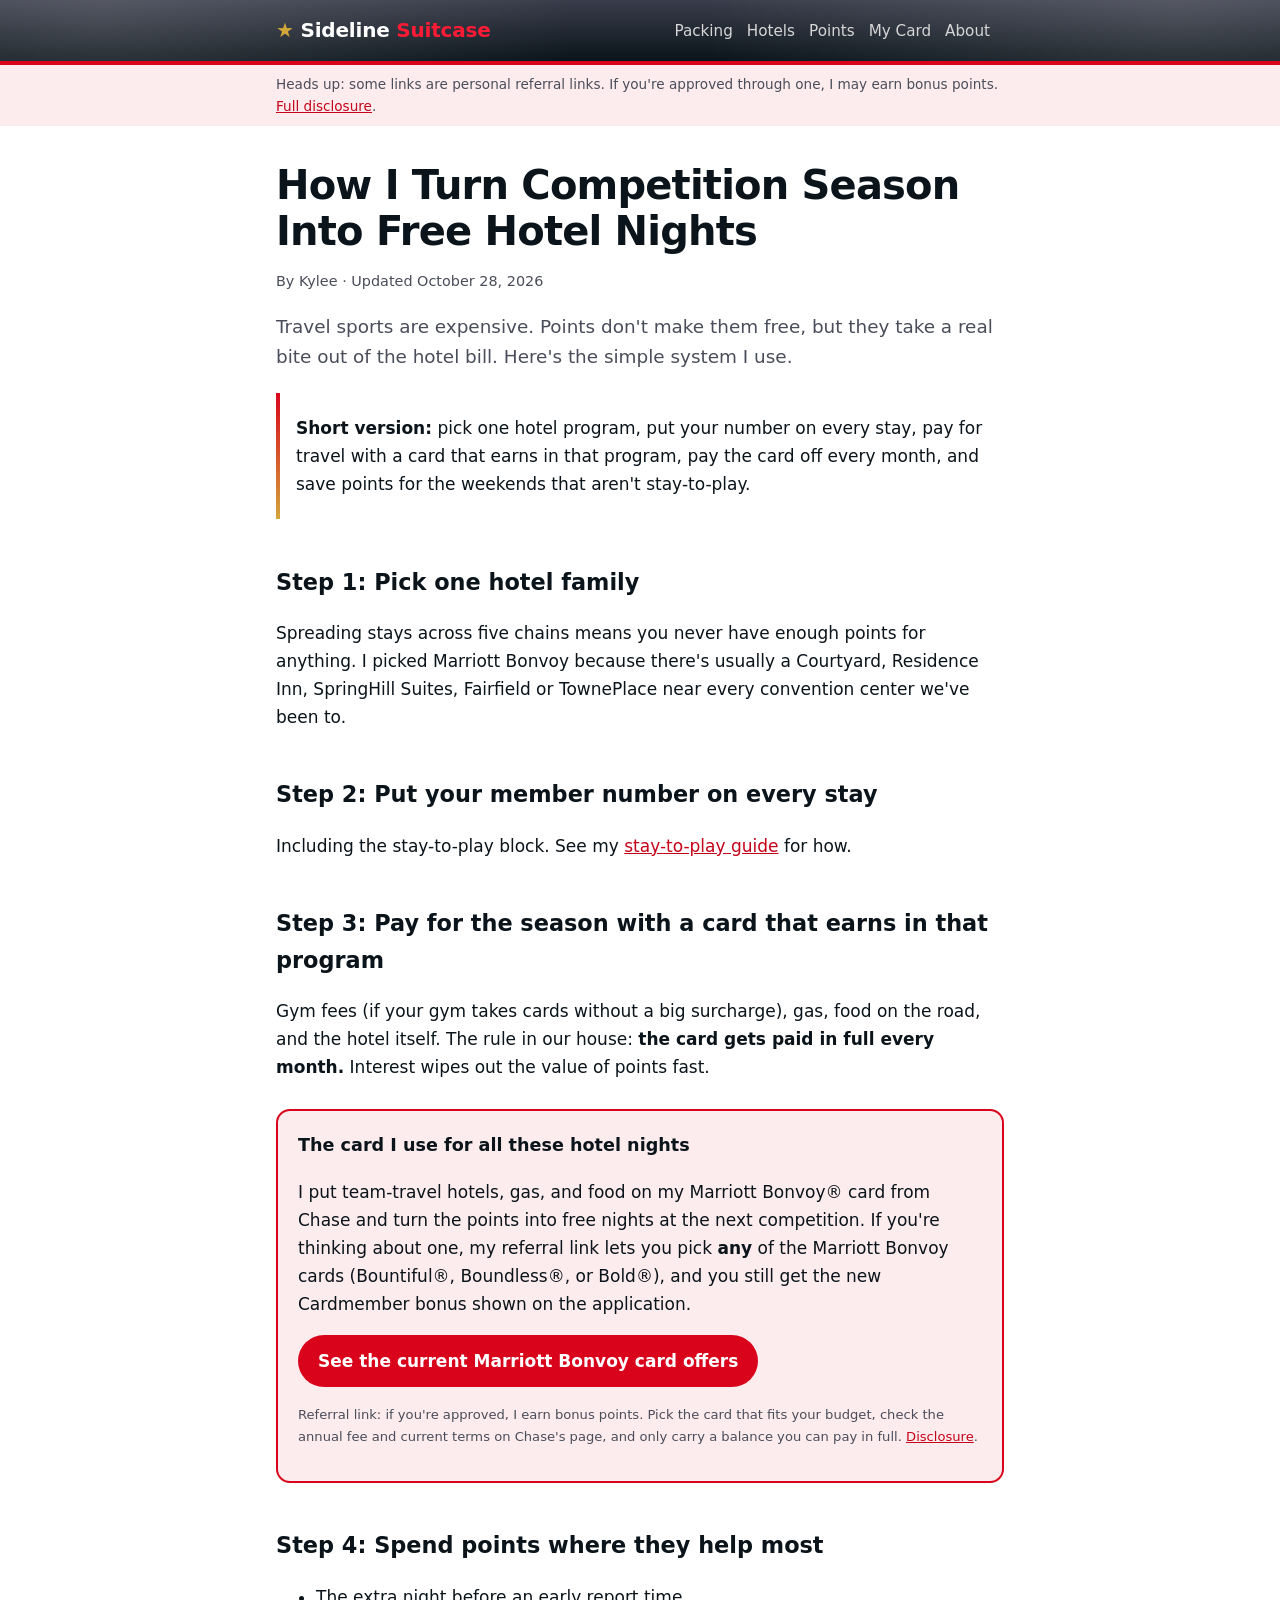
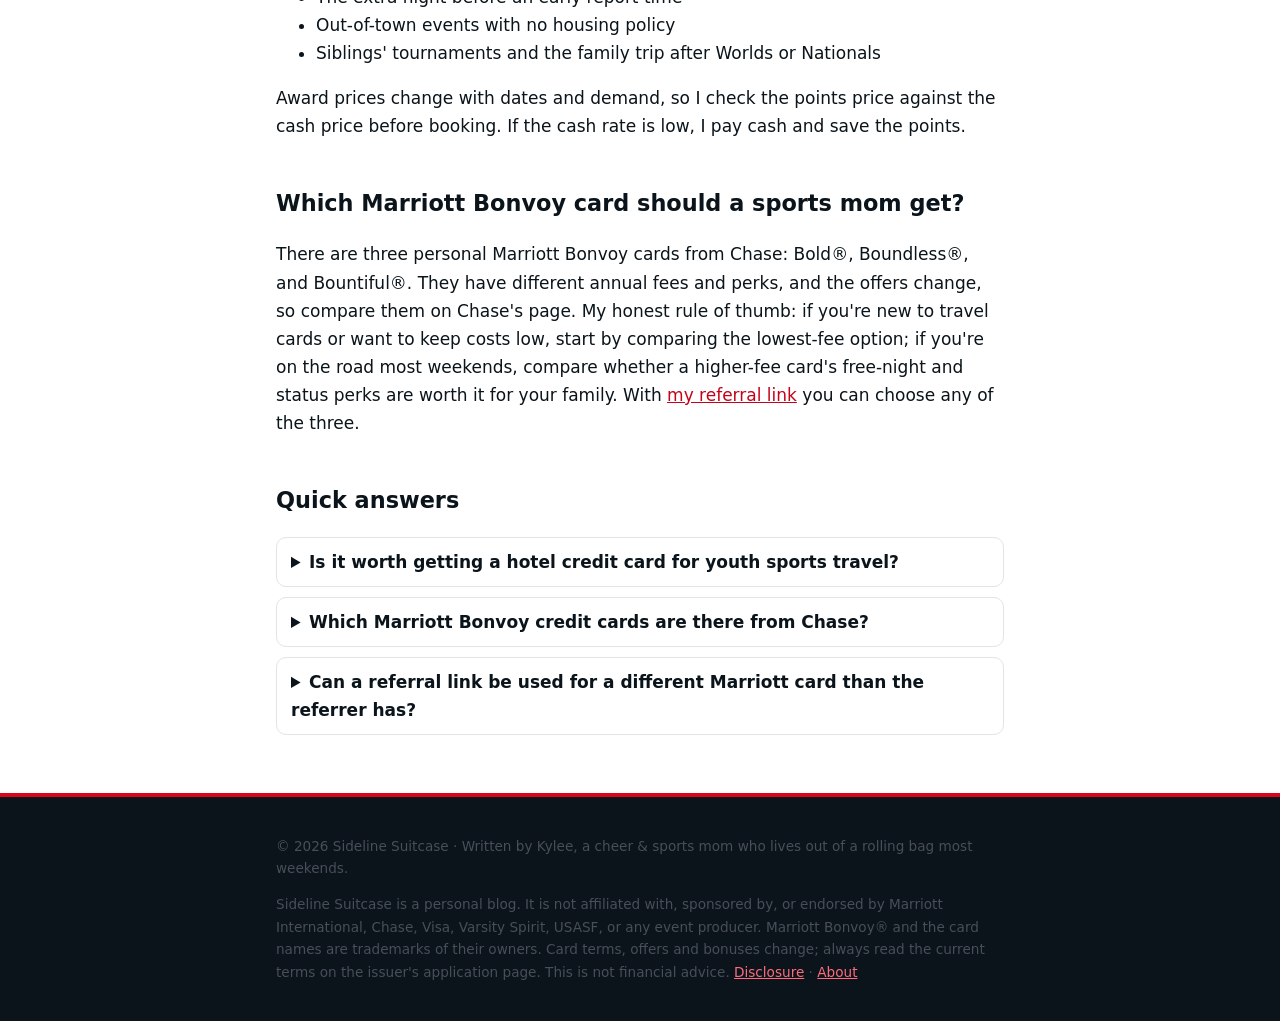
<file: sideline-suitcase/articles/points-for-tournament-travel.html>
<!doctype html>
<html lang="en">
<head>
<meta charset="utf-8">
<meta name="viewport" content="width=device-width,initial-scale=1">
<title>How Sports Moms Use Hotel Points for Free Tournament Nights | Sideline Suitcase</title>
<meta name="description" content="A simple, beginner-friendly way for cheer and sports parents to earn and use Marriott Bonvoy points for competition and tournament travel.">
<link rel="canonical" href="https://sidelinesuitcase.com/articles/points-for-tournament-travel.html">
<meta property="og:type" content="article">
<meta property="og:title" content="How Sports Moms Use Hotel Points for Free Tournament Nights | Sideline Suitcase">
<meta property="og:description" content="A simple, beginner-friendly way for cheer and sports parents to earn and use Marriott Bonvoy points for competition and tournament travel.">
<meta property="og:url" content="https://sidelinesuitcase.com/articles/points-for-tournament-travel.html">
<meta property="og:site_name" content="Sideline Suitcase">
<meta name="pinterest-rich-pin" content="true">
<link rel="stylesheet" href="../assets/style.css">
<script type="application/ld+json">[
 {
  "@context": "https://schema.org",
  "@type": "WebSite",
  "name": "Sideline Suitcase",
  "url": "https://sidelinesuitcase.com/"
 },
 {
  "@context": "https://schema.org",
  "@graph": [
   {
    "@type": "Article",
    "headline": "How I Turn Competition Season Into Free Hotel Nights",
    "description": "A simple, beginner-friendly way for cheer and sports parents to earn and use Marriott Bonvoy points for competition and tournament travel.",
    "datePublished": "2026-10-28",
    "dateModified": "2026-10-28",
    "author": {
     "@type": "Person",
     "name": "Kylee",
     "url": "https://sidelinesuitcase.com/about.html"
    },
    "publisher": {
     "@type": "Organization",
     "name": "Sideline Suitcase"
    },
    "mainEntityOfPage": "https://sidelinesuitcase.com/articles/points-for-tournament-travel.html"
   },
   {
    "@type": "FAQPage",
    "mainEntity": [
     {
      "@type": "Question",
      "name": "Is it worth getting a hotel credit card for youth sports travel?",
      "acceptedAnswer": {
       "@type": "Answer",
       "text": "It can be if your family stays in hotels many weekends a year, sticks with one hotel program, and pays the card in full every month. If you carry a balance, interest will cost more than the points are worth."
      }
     },
     {
      "@type": "Question",
      "name": "Which Marriott Bonvoy credit cards are there from Chase?",
      "acceptedAnswer": {
       "@type": "Answer",
       "text": "Chase issues the Marriott Bonvoy Bold, Marriott Bonvoy Boundless and Marriott Bonvoy Bountiful personal cards. Each has a different annual fee, earning rate and perks; check Chase's current terms."
      }
     },
     {
      "@type": "Question",
      "name": "Can a referral link be used for a different Marriott card than the referrer has?",
      "acceptedAnswer": {
       "@type": "Answer",
       "text": "Yes. Chase's Marriott Bonvoy referral program lets a friend apply for any of the Marriott Bonvoy cards through the link, even if it's different from the referrer's card."
      }
     }
    ]
   }
  ]
 }
]</script>
</head>
<body>
<header class="site"><div class="wrap">
<a class="logo" href="../index.html">Sideline <span>Suitcase</span></a>
<nav><a href="../articles/cheer-competition-packing-list.html">Packing</a><a href="../articles/stay-to-play-hotel-guide.html">Hotels</a><a href="../articles/points-for-tournament-travel.html">Points</a><a href="../marriott-bonvoy-referral.html">My Card</a><a href="../about.html">About</a></nav>
</div></header>
<div class="disclosure-bar"><div class="wrap">Heads up: some links are personal referral links. If you're approved through one, I may earn bonus points. <a href="../disclosure.html">Full disclosure</a>.</div></div>
<main><div class="wrap">
<article>
<h1>How I Turn Competition Season Into Free Hotel Nights</h1>
<p class="byline">By Kylee · Updated October 28, 2026</p>
<p class="lede">Travel sports are expensive. Points don't make them free, but they take a real bite out of the hotel bill. Here's the simple system I use.</p>
<div class="tldr"><p><strong>Short version:</strong> pick one hotel program, put your number on every stay, pay for travel with a card that earns in that program, pay the card off every month, and save points for the weekends that aren't stay-to-play.</p></div>

<h2>Step 1: Pick one hotel family</h2>
<p>Spreading stays across five chains means you never have enough points for anything. I picked Marriott Bonvoy because there's usually a Courtyard, Residence Inn, SpringHill Suites, Fairfield or TownePlace near every convention center we've been to.</p>

<h2>Step 2: Put your member number on every stay</h2>
<p>Including the stay-to-play block. See my <a href="stay-to-play-hotel-guide.html">stay-to-play guide</a> for how.</p>

<h2>Step 3: Pay for the season with a card that earns in that program</h2>
<p>Gym fees (if your gym takes cards without a big surcharge), gas, food on the road, and the hotel itself. The rule in our house: <strong>the card gets paid in full every month.</strong> Interest wipes out the value of points fast.</p>

<aside class="cta">
<h3>The card I use for all these hotel nights</h3>
<p>I put team-travel hotels, gas, and food on my Marriott Bonvoy® card from Chase and turn the points into free nights at the next competition. If you're thinking about one, my referral link lets you pick <strong>any</strong> of the Marriott Bonvoy cards (Bountiful®, Boundless®, or Bold®), and you still get the new Cardmember bonus shown on the application.</p>
<p><a class="btn" href="../go/marriott/" rel="sponsored nofollow">See the current Marriott Bonvoy card offers</a></p>
<p class="fine">Referral link: if you're approved, I earn bonus points. Pick the card that fits your budget, check the annual fee and current terms on Chase's page, and only carry a balance you can pay in full. <a href="../disclosure.html">Disclosure</a>.</p>
</aside>

<h2>Step 4: Spend points where they help most</h2>
<ul>
<li>The extra night before an early report time</li>
<li>Out-of-town events with no housing policy</li>
<li>Siblings' tournaments and the family trip after Worlds or Nationals</li>
</ul>
<p>Award prices change with dates and demand, so I check the points price against the cash price before booking. If the cash rate is low, I pay cash and save the points.</p>

<h2>Which Marriott Bonvoy card should a sports mom get?</h2>
<p>There are three personal Marriott Bonvoy cards from Chase: Bold®, Boundless®, and Bountiful®. They have different annual fees and perks, and the offers change, so compare them on Chase's page. My honest rule of thumb: if you're new to travel cards or want to keep costs low, start by comparing the lowest-fee option; if you're on the road most weekends, compare whether a higher-fee card's free-night and status perks are worth it for your family. With <a href="../marriott-bonvoy-referral.html">my referral link</a> you can choose any of the three.</p>

<h2>Quick answers</h2>
<details><summary>Is it worth getting a hotel credit card for youth sports travel?</summary><p>It can be if your family stays in hotels many weekends a year, sticks with one hotel program, and pays the card in full every month. If you carry a balance, interest will cost more than the points are worth.</p></details><details><summary>Which Marriott Bonvoy credit cards are there from Chase?</summary><p>Chase issues the Marriott Bonvoy Bold, Marriott Bonvoy Boundless and Marriott Bonvoy Bountiful personal cards. Each has a different annual fee, earning rate and perks; check Chase's current terms.</p></details><details><summary>Can a referral link be used for a different Marriott card than the referrer has?</summary><p>Yes. Chase's Marriott Bonvoy referral program lets a friend apply for any of the Marriott Bonvoy cards through the link, even if it's different from the referrer's card.</p></details>
</article>
</div></main>
<footer class="site"><div class="wrap">
<p>© 2026 Sideline Suitcase · Written by Kylee, a cheer &amp; sports mom who lives out of a rolling bag most weekends.</p>
<p>Sideline Suitcase is a personal blog. It is not affiliated with, sponsored by, or endorsed by Marriott International, Chase, Visa, Varsity Spirit, USASF, or any event producer. Marriott Bonvoy® and the card names are trademarks of their owners. Card terms, offers and bonuses change; always read the current terms on the issuer's application page. This is not financial advice. <a href="../disclosure.html">Disclosure</a> · <a href="../about.html">About</a></p>
</div></footer>
</body>
</html>
</file>
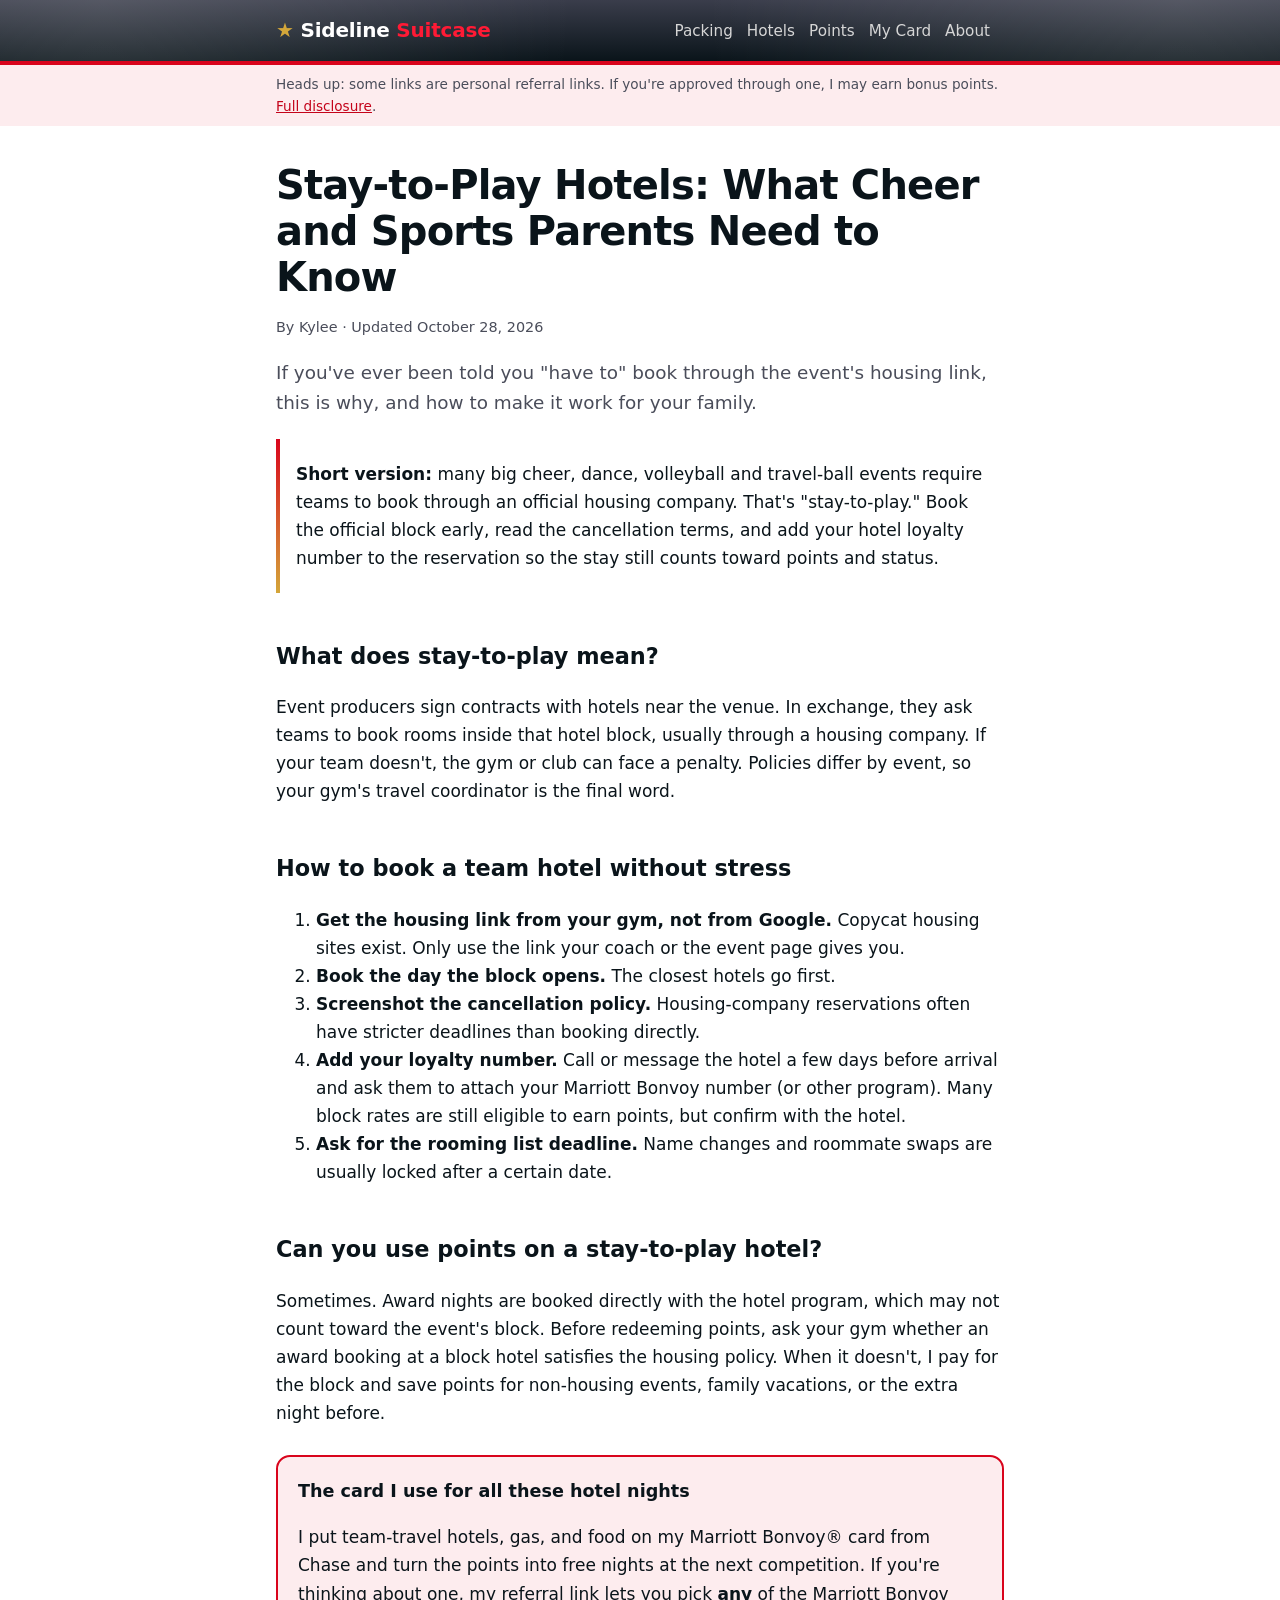
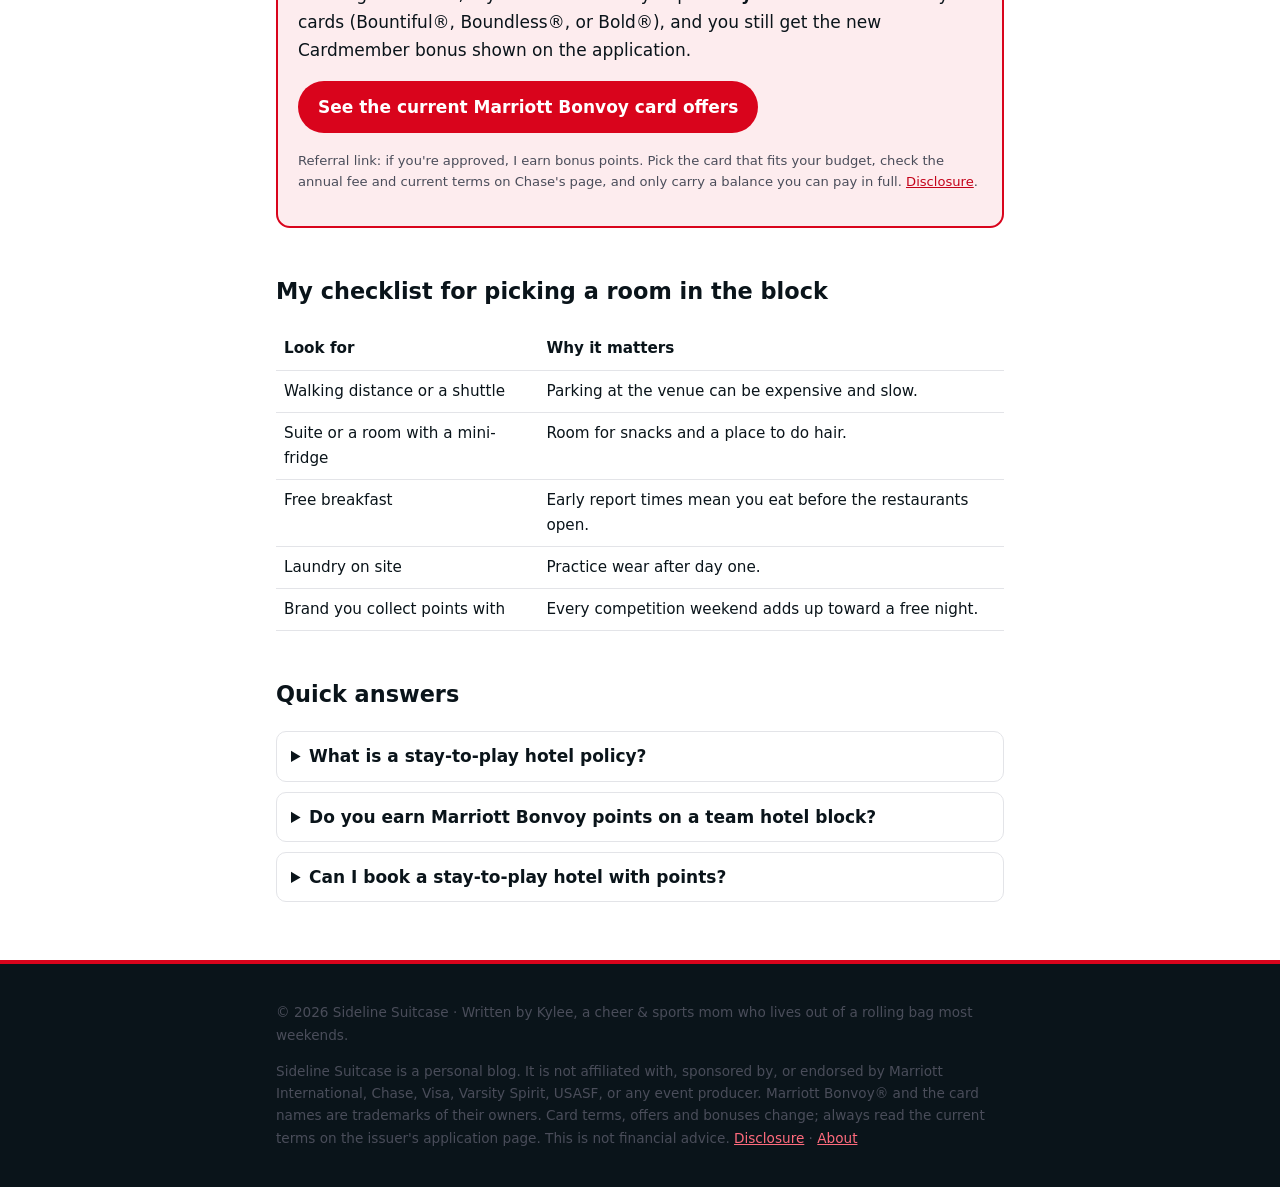
<file: sideline-suitcase/articles/stay-to-play-hotel-guide.html>
<!doctype html>
<html lang="en">
<head>
<meta charset="utf-8">
<meta name="viewport" content="width=device-width,initial-scale=1">
<title>Stay-to-Play Hotels Explained for Cheer & Sports Parents | Sideline Suitcase</title>
<meta name="description" content="What stay-to-play (housing policy) means for cheer and youth sports tournaments, how to book a team hotel, and how to still earn points.">
<link rel="canonical" href="https://sidelinesuitcase.com/articles/stay-to-play-hotel-guide.html">
<meta property="og:type" content="article">
<meta property="og:title" content="Stay-to-Play Hotels Explained for Cheer & Sports Parents | Sideline Suitcase">
<meta property="og:description" content="What stay-to-play (housing policy) means for cheer and youth sports tournaments, how to book a team hotel, and how to still earn points.">
<meta property="og:url" content="https://sidelinesuitcase.com/articles/stay-to-play-hotel-guide.html">
<meta property="og:site_name" content="Sideline Suitcase">
<meta name="pinterest-rich-pin" content="true">
<link rel="stylesheet" href="../assets/style.css">
<script type="application/ld+json">[
 {
  "@context": "https://schema.org",
  "@type": "WebSite",
  "name": "Sideline Suitcase",
  "url": "https://sidelinesuitcase.com/"
 },
 {
  "@context": "https://schema.org",
  "@graph": [
   {
    "@type": "Article",
    "headline": "Stay-to-Play Hotels: What Cheer and Sports Parents Need to Know",
    "description": "What stay-to-play (housing policy) means for cheer and youth sports tournaments, how to book a team hotel, and how to still earn points.",
    "datePublished": "2026-10-28",
    "dateModified": "2026-10-28",
    "author": {
     "@type": "Person",
     "name": "Kylee",
     "url": "https://sidelinesuitcase.com/about.html"
    },
    "publisher": {
     "@type": "Organization",
     "name": "Sideline Suitcase"
    },
    "mainEntityOfPage": "https://sidelinesuitcase.com/articles/stay-to-play-hotel-guide.html"
   },
   {
    "@type": "FAQPage",
    "mainEntity": [
     {
      "@type": "Question",
      "name": "What is a stay-to-play hotel policy?",
      "acceptedAnswer": {
       "@type": "Answer",
       "text": "A rule used by many youth sports and cheer events where participating teams must book hotel rooms through the event's official housing block. The event earns hotel contract credit, and teams that book outside the block may face penalties."
      }
     },
     {
      "@type": "Question",
      "name": "Do you earn Marriott Bonvoy points on a team hotel block?",
      "acceptedAnswer": {
       "@type": "Answer",
       "text": "Often yes, if the rate is eligible and your member number is on the reservation. Ask the front desk to add it before check-in and confirm the rate qualifies."
      }
     },
     {
      "@type": "Question",
      "name": "Can I book a stay-to-play hotel with points?",
      "acceptedAnswer": {
       "@type": "Answer",
       "text": "Sometimes. Award bookings are made directly with the hotel program and may not count toward the event block. Ask your gym or club whether it satisfies the housing policy before you book."
      }
     }
    ]
   }
  ]
 }
]</script>
</head>
<body>
<header class="site"><div class="wrap">
<a class="logo" href="../index.html">Sideline <span>Suitcase</span></a>
<nav><a href="../articles/cheer-competition-packing-list.html">Packing</a><a href="../articles/stay-to-play-hotel-guide.html">Hotels</a><a href="../articles/points-for-tournament-travel.html">Points</a><a href="../marriott-bonvoy-referral.html">My Card</a><a href="../about.html">About</a></nav>
</div></header>
<div class="disclosure-bar"><div class="wrap">Heads up: some links are personal referral links. If you're approved through one, I may earn bonus points. <a href="../disclosure.html">Full disclosure</a>.</div></div>
<main><div class="wrap">
<article>
<h1>Stay-to-Play Hotels: What Cheer and Sports Parents Need to Know</h1>
<p class="byline">By Kylee · Updated October 28, 2026</p>
<p class="lede">If you've ever been told you "have to" book through the event's housing link, this is why, and how to make it work for your family.</p>
<div class="tldr"><p><strong>Short version:</strong> many big cheer, dance, volleyball and travel-ball events require teams to book through an official housing company. That's "stay-to-play." Book the official block early, read the cancellation terms, and add your hotel loyalty number to the reservation so the stay still counts toward points and status.</p></div>

<h2>What does stay-to-play mean?</h2>
<p>Event producers sign contracts with hotels near the venue. In exchange, they ask teams to book rooms inside that hotel block, usually through a housing company. If your team doesn't, the gym or club can face a penalty. Policies differ by event, so your gym's travel coordinator is the final word.</p>

<h2>How to book a team hotel without stress</h2>
<ol>
<li><strong>Get the housing link from your gym, not from Google.</strong> Copycat housing sites exist. Only use the link your coach or the event page gives you.</li>
<li><strong>Book the day the block opens.</strong> The closest hotels go first.</li>
<li><strong>Screenshot the cancellation policy.</strong> Housing-company reservations often have stricter deadlines than booking directly.</li>
<li><strong>Add your loyalty number.</strong> Call or message the hotel a few days before arrival and ask them to attach your Marriott Bonvoy number (or other program). Many block rates are still eligible to earn points, but confirm with the hotel.</li>
<li><strong>Ask for the rooming list deadline.</strong> Name changes and roommate swaps are usually locked after a certain date.</li>
</ol>

<h2>Can you use points on a stay-to-play hotel?</h2>
<p>Sometimes. Award nights are booked directly with the hotel program, which may not count toward the event's block. Before redeeming points, ask your gym whether an award booking at a block hotel satisfies the housing policy. When it doesn't, I pay for the block and save points for non-housing events, family vacations, or the extra night before.</p>

<aside class="cta">
<h3>The card I use for all these hotel nights</h3>
<p>I put team-travel hotels, gas, and food on my Marriott Bonvoy® card from Chase and turn the points into free nights at the next competition. If you're thinking about one, my referral link lets you pick <strong>any</strong> of the Marriott Bonvoy cards (Bountiful®, Boundless®, or Bold®), and you still get the new Cardmember bonus shown on the application.</p>
<p><a class="btn" href="../go/marriott/" rel="sponsored nofollow">See the current Marriott Bonvoy card offers</a></p>
<p class="fine">Referral link: if you're approved, I earn bonus points. Pick the card that fits your budget, check the annual fee and current terms on Chase's page, and only carry a balance you can pay in full. <a href="../disclosure.html">Disclosure</a>.</p>
</aside>

<h2>My checklist for picking a room in the block</h2>
<table>
<tr><th>Look for</th><th>Why it matters</th></tr>
<tr><td>Walking distance or a shuttle</td><td>Parking at the venue can be expensive and slow.</td></tr>
<tr><td>Suite or a room with a mini-fridge</td><td>Room for snacks and a place to do hair.</td></tr>
<tr><td>Free breakfast</td><td>Early report times mean you eat before the restaurants open.</td></tr>
<tr><td>Laundry on site</td><td>Practice wear after day one.</td></tr>
<tr><td>Brand you collect points with</td><td>Every competition weekend adds up toward a free night.</td></tr>
</table>

<h2>Quick answers</h2>
<details><summary>What is a stay-to-play hotel policy?</summary><p>A rule used by many youth sports and cheer events where participating teams must book hotel rooms through the event's official housing block. The event earns hotel contract credit, and teams that book outside the block may face penalties.</p></details><details><summary>Do you earn Marriott Bonvoy points on a team hotel block?</summary><p>Often yes, if the rate is eligible and your member number is on the reservation. Ask the front desk to add it before check-in and confirm the rate qualifies.</p></details><details><summary>Can I book a stay-to-play hotel with points?</summary><p>Sometimes. Award bookings are made directly with the hotel program and may not count toward the event block. Ask your gym or club whether it satisfies the housing policy before you book.</p></details>
</article>
</div></main>
<footer class="site"><div class="wrap">
<p>© 2026 Sideline Suitcase · Written by Kylee, a cheer &amp; sports mom who lives out of a rolling bag most weekends.</p>
<p>Sideline Suitcase is a personal blog. It is not affiliated with, sponsored by, or endorsed by Marriott International, Chase, Visa, Varsity Spirit, USASF, or any event producer. Marriott Bonvoy® and the card names are trademarks of their owners. Card terms, offers and bonuses change; always read the current terms on the issuer's application page. This is not financial advice. <a href="../disclosure.html">Disclosure</a> · <a href="../about.html">About</a></p>
</div></footer>
</body>
</html>
</file>
<file: sideline-suitcase/assets/style.css>
:root{
  /* Pulled from the team uniforms: uniform red, near-black with a navy tint, stage-backdrop slate, crown gold */
  --bg:#ffffff; --surface:#ffffff; --ink:#0a141a; --muted:#4a4d5a;
  --brand:#d9041c; --brand-ink:#ffffff; --accent:#c4031a; --soft:#fdecee; --line:#e3e4e8;
  --night:#0a141a; --slate:#3a3d4b; --gold:#d4a73a;
  --radius:14px; --max:760px;
}
@media (prefers-color-scheme: dark){
  :root{ --bg:#0a141a; --surface:#151e25; --ink:#ffffff; --muted:#b8bcc8;
    --brand:#f40724; --brand-ink:#ffffff; --accent:#ff4d61; --soft:#2a1018; --line:#2c3540; }
}
*{box-sizing:border-box}
html{-webkit-text-size-adjust:100%}
body{margin:0;background:var(--bg);color:var(--ink);font:17px/1.65 system-ui,-apple-system,"Segoe UI",Roboto,sans-serif}
a{color:var(--accent)}
img{max-width:100%;height:auto}
.wrap{max-width:var(--max);margin:0 auto;padding:0 16px}
header.site{background:radial-gradient(circle at 8% 0,rgba(255,255,255,.14),transparent 40%),radial-gradient(circle at 92% 0,rgba(255,255,255,.14),transparent 40%),linear-gradient(var(--slate),var(--night));border-bottom:4px solid var(--brand)}
header.site .wrap{display:flex;flex-wrap:wrap;gap:8px 20px;align-items:center;justify-content:space-between;padding-top:14px;padding-bottom:14px}
.logo{font-weight:800;font-size:1.25rem;color:#ffffff;text-decoration:none;letter-spacing:-.01em}
.logo span{color:#ff1a35}
.logo::before{content:"★ ";color:var(--gold)}
nav a{margin-right:14px;color:#d6d6d6;text-decoration:none;font-size:.95rem}
nav a:hover{color:#ffffff;text-decoration:underline}
.disclosure-bar{background:var(--soft);font-size:.85rem;color:var(--muted);padding:8px 0}
main{padding:28px 0 48px}
h1{font-size:clamp(1.8rem,5vw,2.5rem);line-height:1.15;letter-spacing:-.02em;margin:.2em 0 .4em}
h2{font-size:1.4rem;margin-top:2em}
h3{font-size:1.1rem;margin-top:1.5em}
.lede{font-size:1.15rem;color:var(--muted)}
.card{background:var(--surface);border:1px solid var(--line);border-radius:var(--radius);padding:20px;margin:20px 0}
.grid{display:grid;gap:16px;grid-template-columns:repeat(auto-fit,minmax(220px,1fr))}
.grid .card{margin:0}
.grid .card h3{margin-top:0}
.cta{background:var(--soft);border:2px solid var(--brand);border-radius:var(--radius);padding:20px;margin:28px 0}
.cta h2,.cta h3{margin-top:0}
.btn{display:inline-block;background:var(--brand);color:var(--brand-ink);font-weight:700;padding:12px 20px;border-radius:999px;text-decoration:none}
.btn:hover{filter:brightness(1.08)}
.fine{font-size:.82rem;color:var(--muted)}
.tldr{border-left:4px solid var(--brand);padding:4px 16px;margin:20px 0;background:var(--surface)}
ul.check{list-style:none;padding-left:0}
ul.check li{padding-left:1.8em;position:relative;margin:.35em 0}
ul.check li::before{content:"☐";position:absolute;left:0;color:var(--brand)}
.tldr{border-image:linear-gradient(var(--brand),var(--gold)) 1}
details{border:1px solid var(--line);border-radius:10px;padding:10px 14px;margin:10px 0;background:var(--surface)}
summary{font-weight:700;cursor:pointer}
footer.site{border-top:4px solid var(--brand);background:var(--night);color:#b8bcc8;padding:24px 0;font-size:.85rem;color:var(--muted)}
.byline{color:var(--muted);font-size:.9rem}
table{border-collapse:collapse;width:100%;font-size:.95rem}
th,td{border-bottom:1px solid var(--line);padding:8px;text-align:left;vertical-align:top}
@media print{header.site nav,.disclosure-bar,.cta,footer.site{display:none}}
footer.site a{color:#ff6b7d}
</file>
